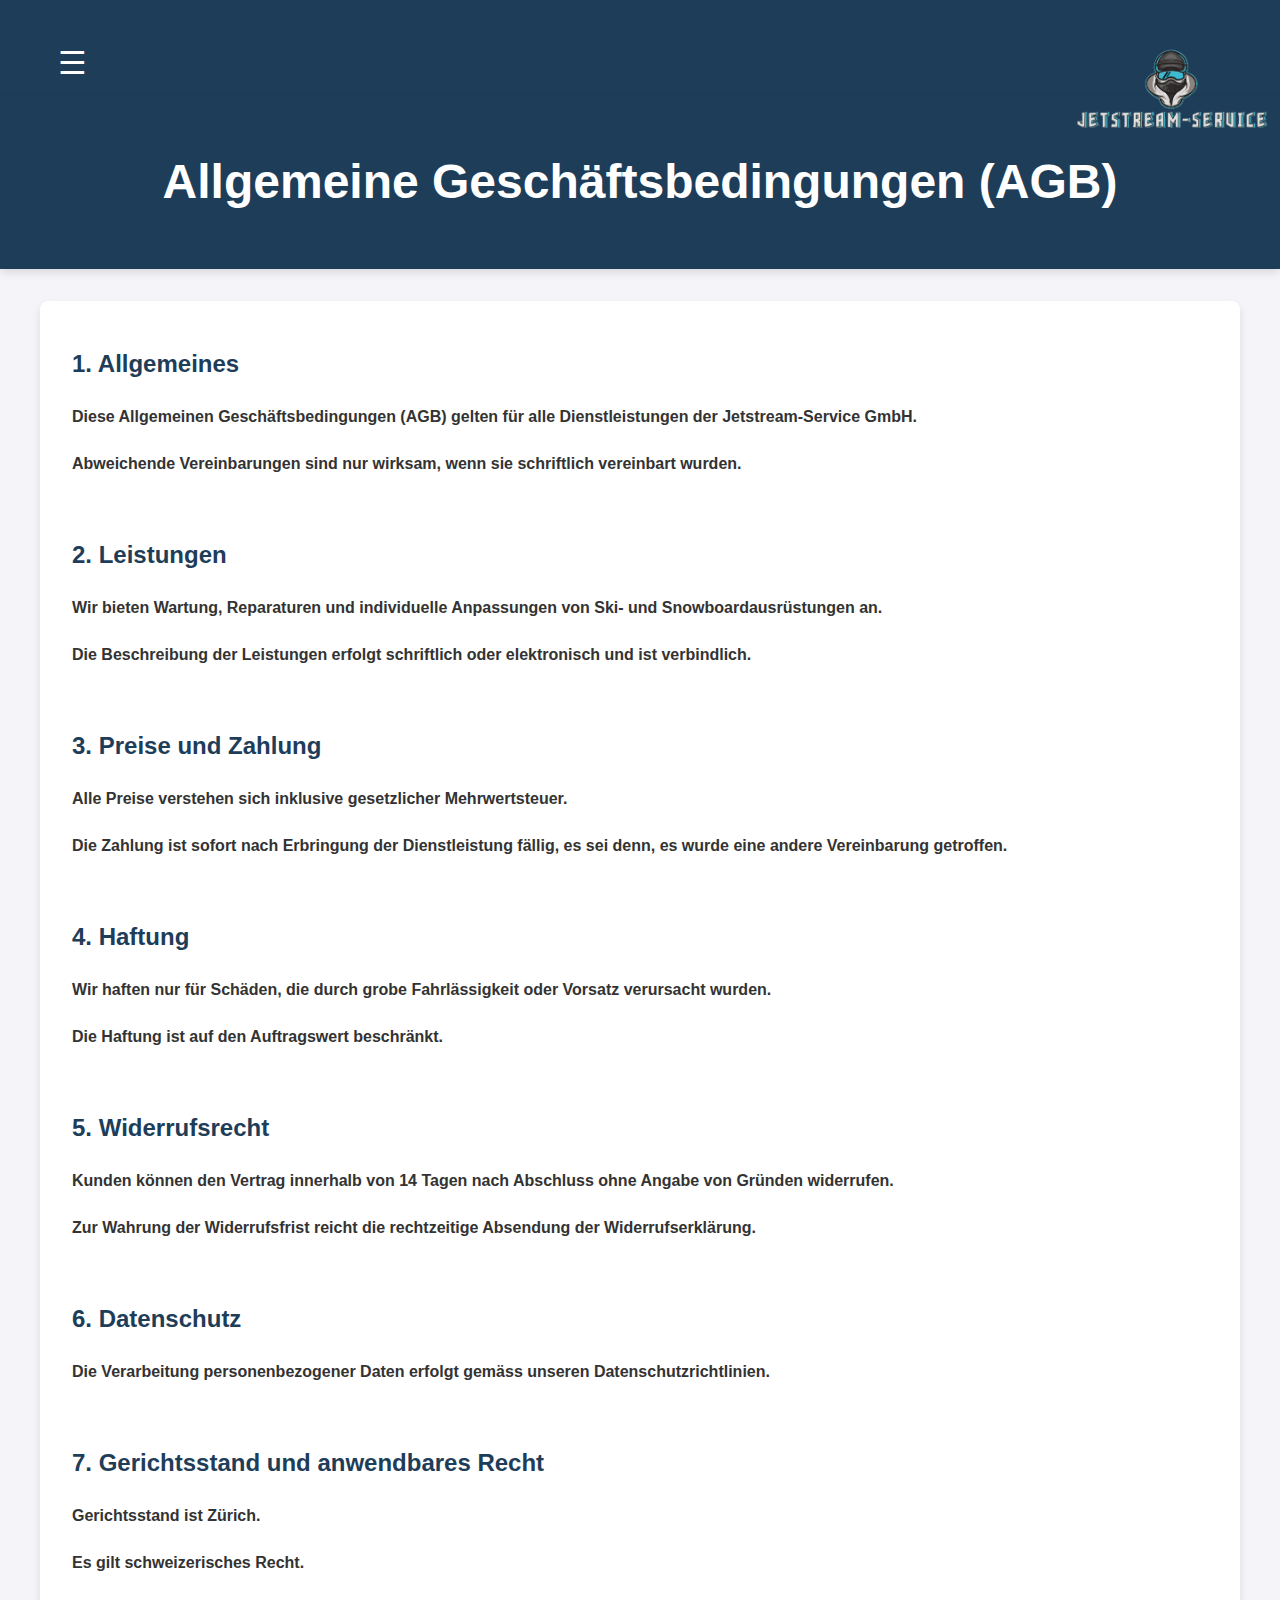
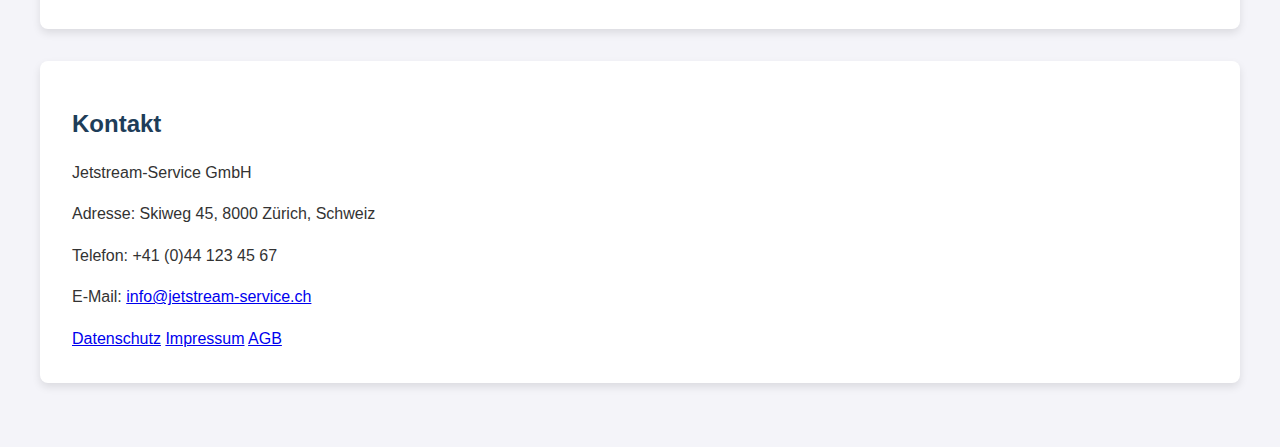
<file: docs/HTML/agb.html>
<!DOCTYPE html>
<html lang="de">
  <head>
    <meta charset="UTF-8" />
    <meta name="viewport" content="width=device-width, initial-scale=1.0" />
    <title>AGB - Jetstream-Service</title>
    <link rel="icon" href="../IMG/favicon.ico" type="image/x-icon" />
    <link rel="stylesheet" href="../CSS/styles.css" />
    <link
      rel="stylesheet"
      href="https://cdnjs.cloudflare.com/ajax/libs/font-awesome/6.0.0-beta3/css/all.min.css"
    />
    <link
      href="https://cdn.jsdelivr.net/npm/bootstrap-icons/font/bootstrap-icons.css"
      rel="stylesheet"
    />
  </head>
  <body>
    <header>
      <a href="../index.html">
        <img
          id="logo"
          src="../IMG/logo.png"
          alt="Logo"
          width="200px"
          style="position: absolute; top: 20px; right: 10px"
        />
      </a>
      <button class="hamburger" onclick="openSidebar()">☰</button>
      <div id="mySidebar" class="sidebar">
        <a href="javascript:void(0)" class="closebtn" onclick="closeSidebar()"
          >×</a
        >
        <a href="../index.html"><i class="fas fa-home"></i> Home</a>
        <a href="kontakt.html"><i class="fas fa-users"></i> Über Uns</a>
        <a href="schreiben.html"><i class="bi bi-envelope-fill"></i> Kontakt</a>
        <a href="dienstleistungen.html"
          ><i class="bi bi-tools""></i> Dienstleistungen</a
        >
        <a href="anmeldung.html"><i class="fas fa-user-plus"></i> Anmelden</a>
      </div>
    </header>
    <header>
      <h1 id="title">Allgemeine Geschäftsbedingungen (AGB)</h1>
    </header>
    <button
      id="scrollToTop"
      class="d-flex align-items-center justify-content-center"
    >
      <i class="bi bi-arrow-up"></i>
    </button>
    <main>
      <section>
        <h2>1. Allgemeines</h2>
        <h4>
          Diese Allgemeinen Geschäftsbedingungen (AGB) gelten für alle
          Dienstleistungen der Jetstream-Service GmbH.
        </h4>
        <h4>
          Abweichende Vereinbarungen sind nur wirksam, wenn sie schriftlich
          vereinbart wurden.
        </h4>
        <br />
        <h2>2. Leistungen</h2>
        <h4>
          Wir bieten Wartung, Reparaturen und individuelle Anpassungen von Ski-
          und Snowboardausrüstungen an.
        </h4>
        <h4>
          Die Beschreibung der Leistungen erfolgt schriftlich oder elektronisch
          und ist verbindlich.
        </h4>
        <br />
        <h2>3. Preise und Zahlung</h2>
        <h4>
          Alle Preise verstehen sich inklusive gesetzlicher Mehrwertsteuer.
        </h4>
        <h4>
          Die Zahlung ist sofort nach Erbringung der Dienstleistung fällig, es
          sei denn, es wurde eine andere Vereinbarung getroffen.
        </h4>
        <br />
        <h2>4. Haftung</h2>
        <h4>
          Wir haften nur für Schäden, die durch grobe Fahrlässigkeit oder
          Vorsatz verursacht wurden.
        </h4>
        <h4>Die Haftung ist auf den Auftragswert beschränkt.</h4>
        <br />
        <h2>5. Widerrufsrecht</h2>
        <h4>
          Kunden können den Vertrag innerhalb von 14 Tagen nach Abschluss ohne
          Angabe von Gründen widerrufen.
        </h4>
        <h4>
          Zur Wahrung der Widerrufsfrist reicht die rechtzeitige Absendung der
          Widerrufserklärung.
        </h4>
        <br />
        <h2>6. Datenschutz</h2>
        <h4>
          Die Verarbeitung personenbezogener Daten erfolgt gemäss unseren
          Datenschutzrichtlinien.
        </h4>
        <br />
        <h2>7. Gerichtsstand und anwendbares Recht</h2>
        <h4>Gerichtsstand ist Zürich.</h4>
        <h4>Es gilt schweizerisches Recht.</h4>
      </section>
      <section id="contact">
        <h2>Kontakt</h2>
        <p>Jetstream-Service GmbH</p>
        <p>Adresse: Skiweg 45, 8000 Zürich, Schweiz</p>
        <p>Telefon: +41 (0)44 123 45 67</p>
        <p>
          E-Mail:
          <a href="mailto:info@jetstream-service.ch"
            >info@jetstream-service.ch</a
          >
        </p>
        <a href="datenschutz.html" id="datenschutz">Datenschutz</a>
        <a href="impressum.html" id="impressum">Impressum</a>
        <a href="agb.html" id="agb">AGB</a>
      </section>
    </main>
    <script src="../JS/script.js"></script>
  </body>
</html>
</file>
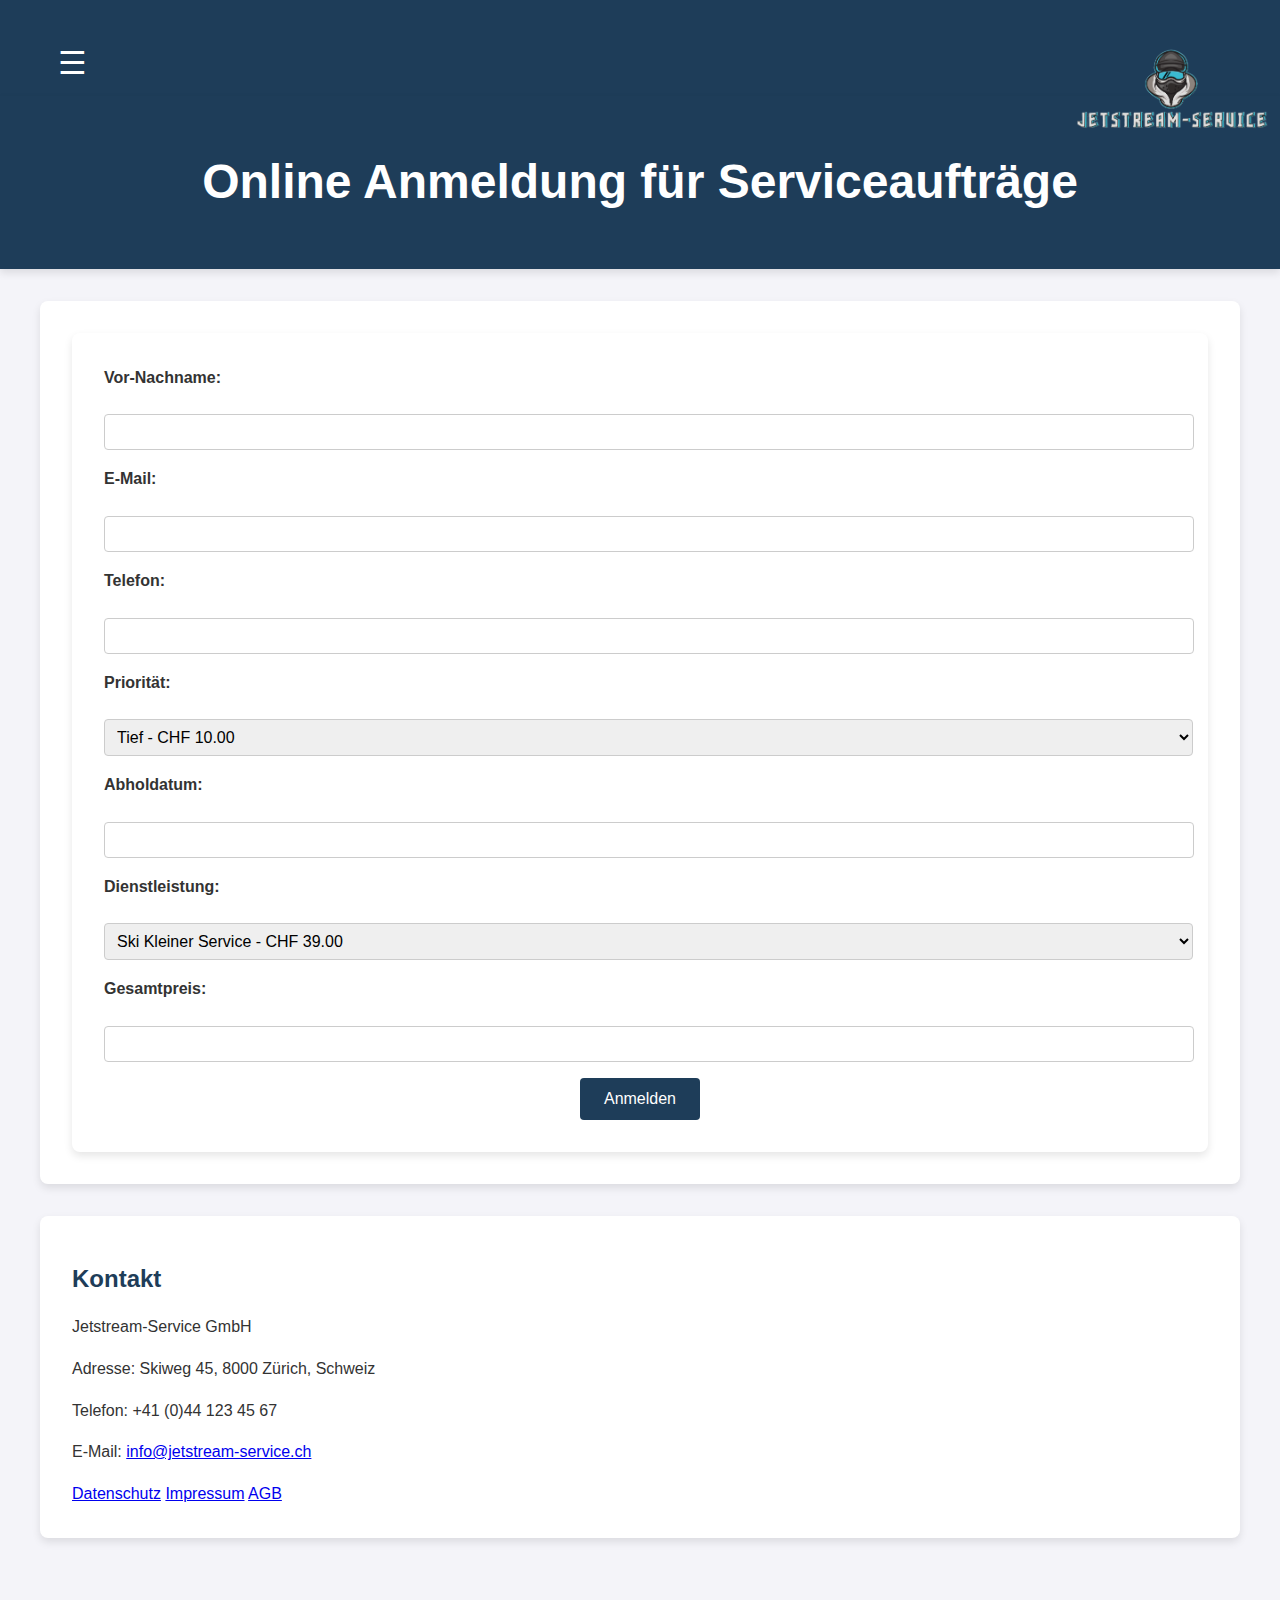
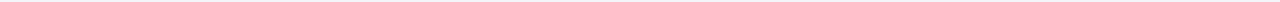
<file: docs/HTML/anmeldung.html>
<!DOCTYPE html>
<html lang="de">
  <head>
    <meta charset="UTF-8" />
    <meta name="viewport" content="width=device-width, initial-scale=1.0" />
    <title>Anmeldung - Jetstream-Service</title>
    <link rel="icon" href="../IMG/favicon.ico" type="image/x-icon" />
    <link rel="stylesheet" href="../CSS/styles.css" />
    <link
      rel="stylesheet"
      href="https://cdnjs.cloudflare.com/ajax/libs/font-awesome/6.0.0-beta3/css/all.min.css"
    />
    <link
      href="https://cdn.jsdelivr.net/npm/bootstrap-icons/font/bootstrap-icons.css"
      rel="stylesheet"
    />
    <body>
    <header>
      <a href="../index.html">
        <img
          id="logo"
          src="../IMG/logo.png"
          alt="Logo"
          width="200px"
          style="position: absolute; top: 20px; right: 10px"
        />
      </a>
      <button class="hamburger" onclick="openSidebar()">☰</button>
      <div id="mySidebar" class="sidebar">
        <a href="javascript:void(0)" class="closebtn" onclick="closeSidebar()"
          >×</a
        >
        <a href="../index.html"><i class="fas fa-home"></i> Home</a>
        <a href="kontakt.html"><i class="fas fa-users"></i> Über Uns</a>
        <a href="schreiben.html"><i class="bi bi-envelope-fill"></i> Kontakt</a>
        <a href="dienstleistungen.html"
          ><i class="bi bi-tools""></i> Dienstleistungen</a
        >
        <a href="anmeldung.html"><i class="fas fa-user-plus"></i> Anmelden</a>
      </div>
    </header>
    <header>
      <h1 id="title">Online Anmeldung für Serviceaufträge</h1>
    </header>
    <button
      id="scrollToTop"
      class="d-flex align-items-center justify-content-center"
    >
      <i class="bi bi-arrow-up"></i>
    </button>
    <main>
      <section id="service-form">
        <form id="serviceForm">
          <label for="name">Vor-Nachname:</label>
          <input type="text" id="name" name="name" required style="width: 100%;" />

          <label for="email">E-Mail:</label>
          <input type="email" id="email" name="email" required style="width: 100%;"/>

          <label for="phone">Telefon:</label>
          <input type="tel" id="phone" name="phone" required style="width: 100%;"/>

          <label for="priority">Priorität:</label>
          <select id="priority" name="priority" required style="width: 101.6%;">
            <option value="tief">Tief - CHF 10.00</option>
            <option value="standard">Standard - CHF 20.00</option>
            <option value="express">Express - CHF 30.00</option>
          </select>

          <label for="pickup-date">Abholdatum:</label>
          <input type="text" id="pickup-date" name="pickup-date" readonly style="width: 100%;" />

          <label for="service">Dienstleistung:</label>
          <select id="service" name="service" required style="width: 101.6%;">
            <option id="1" value="1">
              Ski Kleiner Service - CHF 39.00
            </option>
            <option id="2" value="2">
              Ski Grosser Service - CHF 59.00
            </option>
            <option id="3"  value="3">
              Ski Premium Service - CHF 79.00
            </option>
            <option id="4"  value="4">
              Kleiner Service Kids - CHF 29.00
            </option>
            <option id="5"  value="5">
              Grosser Service Kids - CHF 39.00
            </option>
            <option id="6"  value="6">
              Snowboard Kleiner Service - CHF 49.00
            </option>
            <option id="7"  value="7">
              Snowboard Grosser Service - CHF 69.00
            </option>
            <option id="8"  value="8">
              Snowboard Premium Service - CHF 89.00
            </option>
            <option id="9"  value="9">
              Langlauf Kleiner Service - CHF 39.00
            </option>
            <option id="10" value="10">
              Langlauf Grosser Service - CHF 59.00
            </option>
            <option id="11" value="11">
              Bindung montieren und einstellen - CHF 25.00
            </option>
            <option id="12"value="12">
              Fell zuschneiden - CHF 20.00
            </option>
            <option id="13"value="13">
              Heisswachsen - CHF 30.00
            </option>
          </select>

          <label for="preis">Gesamtpreis:</label>
          <input type="text" id="preis" name="preis" readonly style="width: 100%;"/>


          <button type="submit">Anmelden</button>
          
        </form>
        <div id="notification" class="notification">
          <span id="notificationMessage"></span>
          <button class="close-btn" onclick="closeNotification()">×</button>
        </div>
      </section>


      <section id="contact">
        <h2>Kontakt</h2>
        <p>Jetstream-Service GmbH</p>
        <p>Adresse: Skiweg 45, 8000 Zürich, Schweiz</p>
        <p>Telefon: +41 (0)44 123 45 67</p>
        <p>
          E-Mail:
          <a href="mailto:info@jetstream-service.ch"
            >info@jetstream-service.ch</a
          >
        </p>
        <a href="datenschutz.html" id="datenschutz">Datenschutz</a>
        <a href="impressum.html" id="impressum">Impressum</a>
        <a href="agb.html" id="agb">AGB</a>
      </section>
    </main>
    <script src="../JS/script.js"></script>
  </body>
</html>
</file>
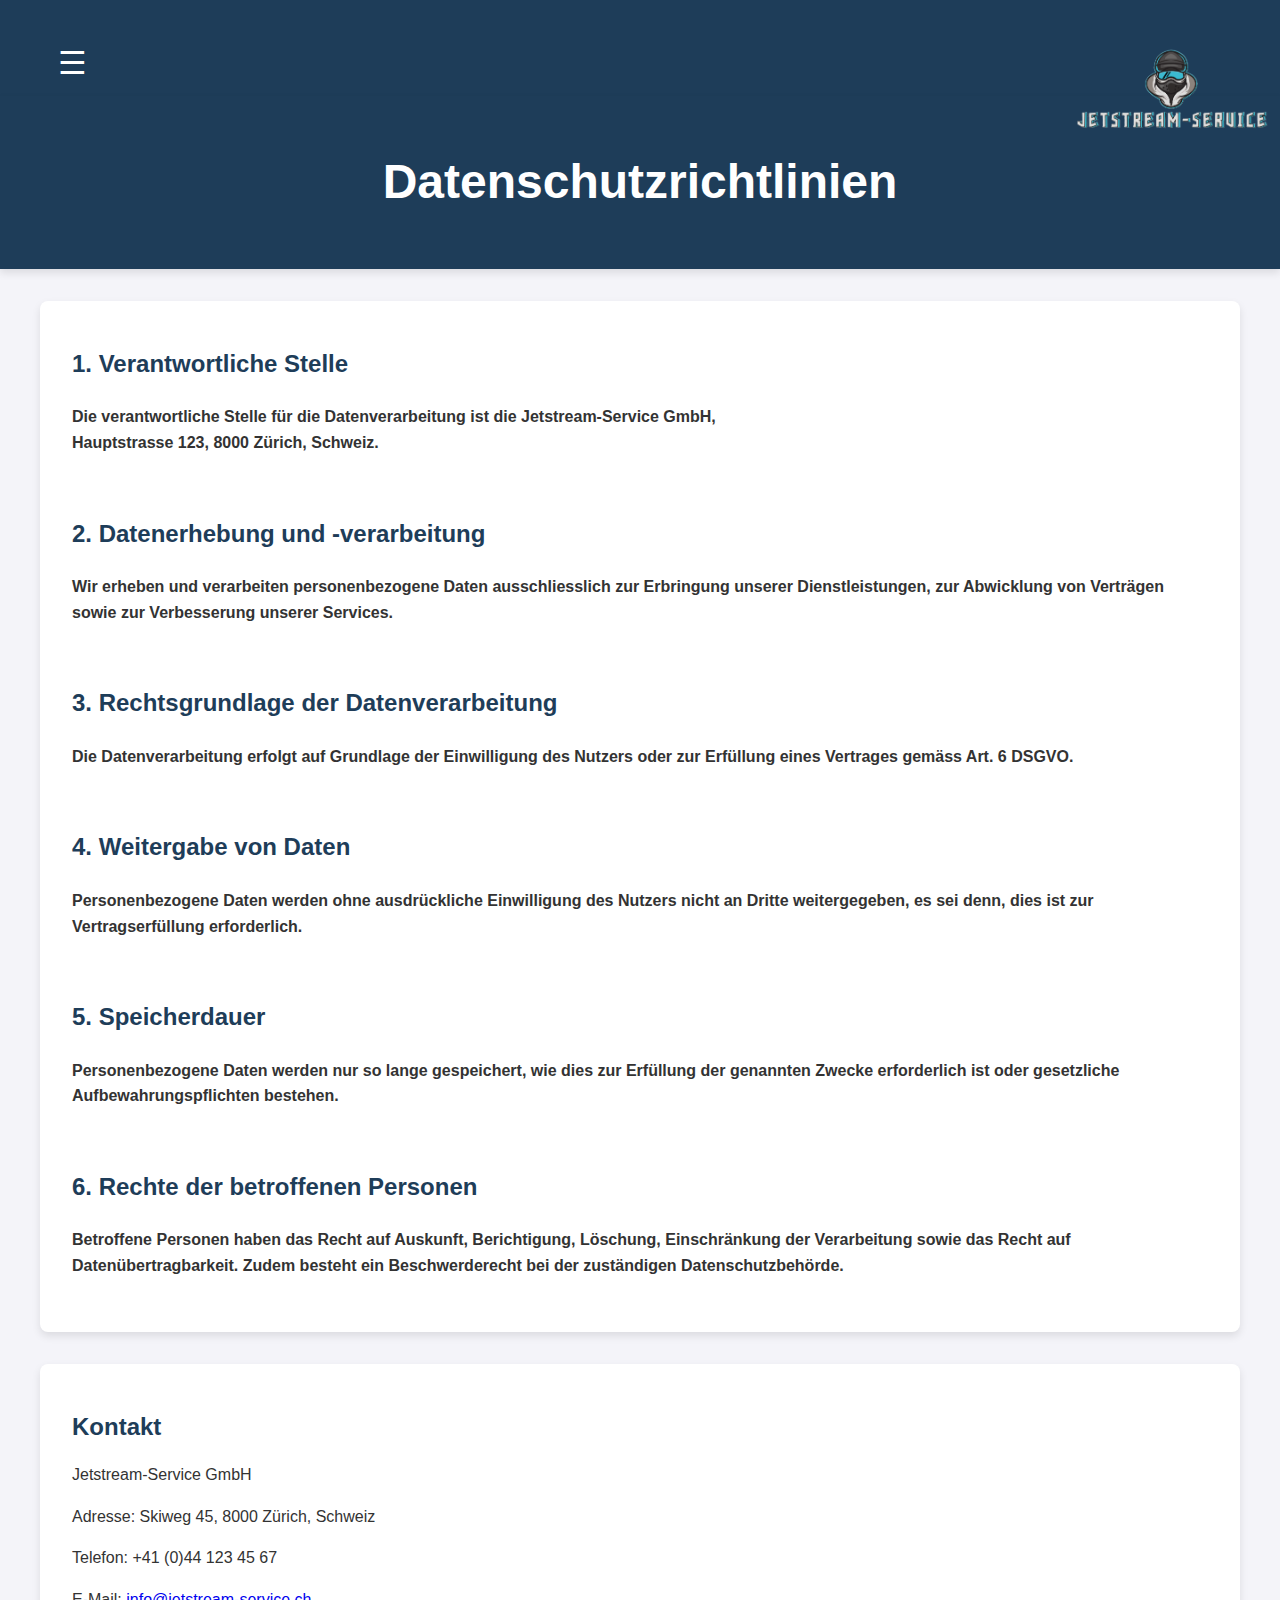
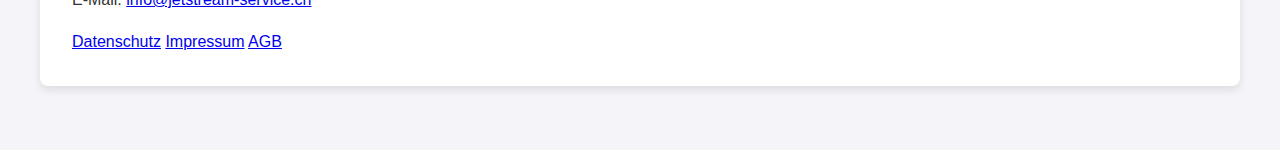
<file: docs/HTML/datenschutz.html>
</html>
<!DOCTYPE html>
<html lang="de">
  <head>
    <meta charset="UTF-8" />
    <meta name="viewport" content="width=device-width, initial-scale=1.0" />
    <title>Datenschutz - Jetstream-Service</title>
    <link rel="icon" href="../IMG/favicon.ico" type="image/x-icon" />
    <link rel="stylesheet" href="../CSS/styles.css" />
    <link
    rel="stylesheet"
    href="https://cdnjs.cloudflare.com/ajax/libs/font-awesome/6.0.0-beta3/css/all.min.css"
  />
  <link
  href="https://cdn.jsdelivr.net/npm/bootstrap-icons/font/bootstrap-icons.css"
  rel="stylesheet"
/>
  </head>
  <body>
    <header>
      <a href="../index.html">
        <img
          id="logo"
          src="../IMG/logo.png"
          alt="Logo"
          width="200px"
          style="position: absolute; top: 20px; right: 10px"
        />
      </a>
      <button class="hamburger" onclick="openSidebar()">☰</button>
      <div id="mySidebar" class="sidebar">
        <a href="javascript:void(0)" class="closebtn" onclick="closeSidebar()"
          >×</a
        >
        <a href="../index.html"><i class="fas fa-home"></i> Home</a>
        <a href="kontakt.html"><i class="fas fa-users"></i> Über Uns</a>
        <a href="schreiben.html"><i class="bi bi-envelope-fill"></i> Kontakt</a>
        <a href="dienstleistungen.html"
          ><i class="bi bi-tools""></i> Dienstleistungen</a
        >
        <a href="anmeldung.html"><i class="fas fa-user-plus"></i> Anmelden</a>
      </div>
    </header>
    <header>
      <h1 id="title">Datenschutzrichtlinien</h1>
    </header>
    <button
    id="scrollToTop"
    class="d-flex align-items-center justify-content-center"
  >
    <i class="bi bi-arrow-up"></i>
  </button>
    <main>
      <section>
        <h2>1. Verantwortliche Stelle</h2>
        <h4>
          Die verantwortliche Stelle für die Datenverarbeitung ist die
          Jetstream-Service GmbH, <br />
          Hauptstrasse 123, 8000 Zürich, Schweiz.
        </h4>
        <br />
        <h2>2. Datenerhebung und -verarbeitung</h2>
        <h4>
          Wir erheben und verarbeiten personenbezogene Daten ausschliesslich zur
          Erbringung unserer Dienstleistungen, zur Abwicklung von Verträgen
          sowie zur Verbesserung unserer Services.
        </h4>
        <br />
        <h2>3. Rechtsgrundlage der Datenverarbeitung</h2>
        <h4>
          Die Datenverarbeitung erfolgt auf Grundlage der Einwilligung des
          Nutzers oder zur Erfüllung eines Vertrages gemäss Art. 6 DSGVO.
        </h4>
        <br />
        <h2>4. Weitergabe von Daten</h2>
        <h4>
          Personenbezogene Daten werden ohne ausdrückliche Einwilligung des
          Nutzers nicht an Dritte weitergegeben, es sei denn, dies ist zur
          Vertragserfüllung erforderlich.
        </h4>
        <br />
        <h2>5. Speicherdauer</h2>
        <h4>
          Personenbezogene Daten werden nur so lange gespeichert, wie dies zur
          Erfüllung der genannten Zwecke erforderlich ist oder gesetzliche
          Aufbewahrungspflichten bestehen.
        </h4>
        <br />
        <h2>6. Rechte der betroffenen Personen</h2>
        <h4>
          Betroffene Personen haben das Recht auf Auskunft, Berichtigung,
          Löschung, Einschränkung der Verarbeitung sowie das Recht auf
          Datenübertragbarkeit. Zudem besteht ein Beschwerderecht bei der
          zuständigen Datenschutzbehörde.
        </h4>
      </section>
      <section id="contact">
        <h2>Kontakt</h2>
        <p>Jetstream-Service GmbH</p>
        <p>Adresse: Skiweg 45, 8000 Zürich, Schweiz</p>
        <p>Telefon: +41 (0)44 123 45 67</p>
        <p>
          E-Mail:
          <a href="mailto:info@jetstream-service.ch"
            >info@jetstream-service.ch</a
          >
        </p>
        <a href="datenschutz.html" id="datenschutz">Datenschutz</a>
        <a href="impressum.html" id="impressum">Impressum</a>
        <a href="agb.html" id="agb">AGB</a>
      </section>
    </main>
    <script src="../JS/script.js"></script>
  </body>
</html>
</file>
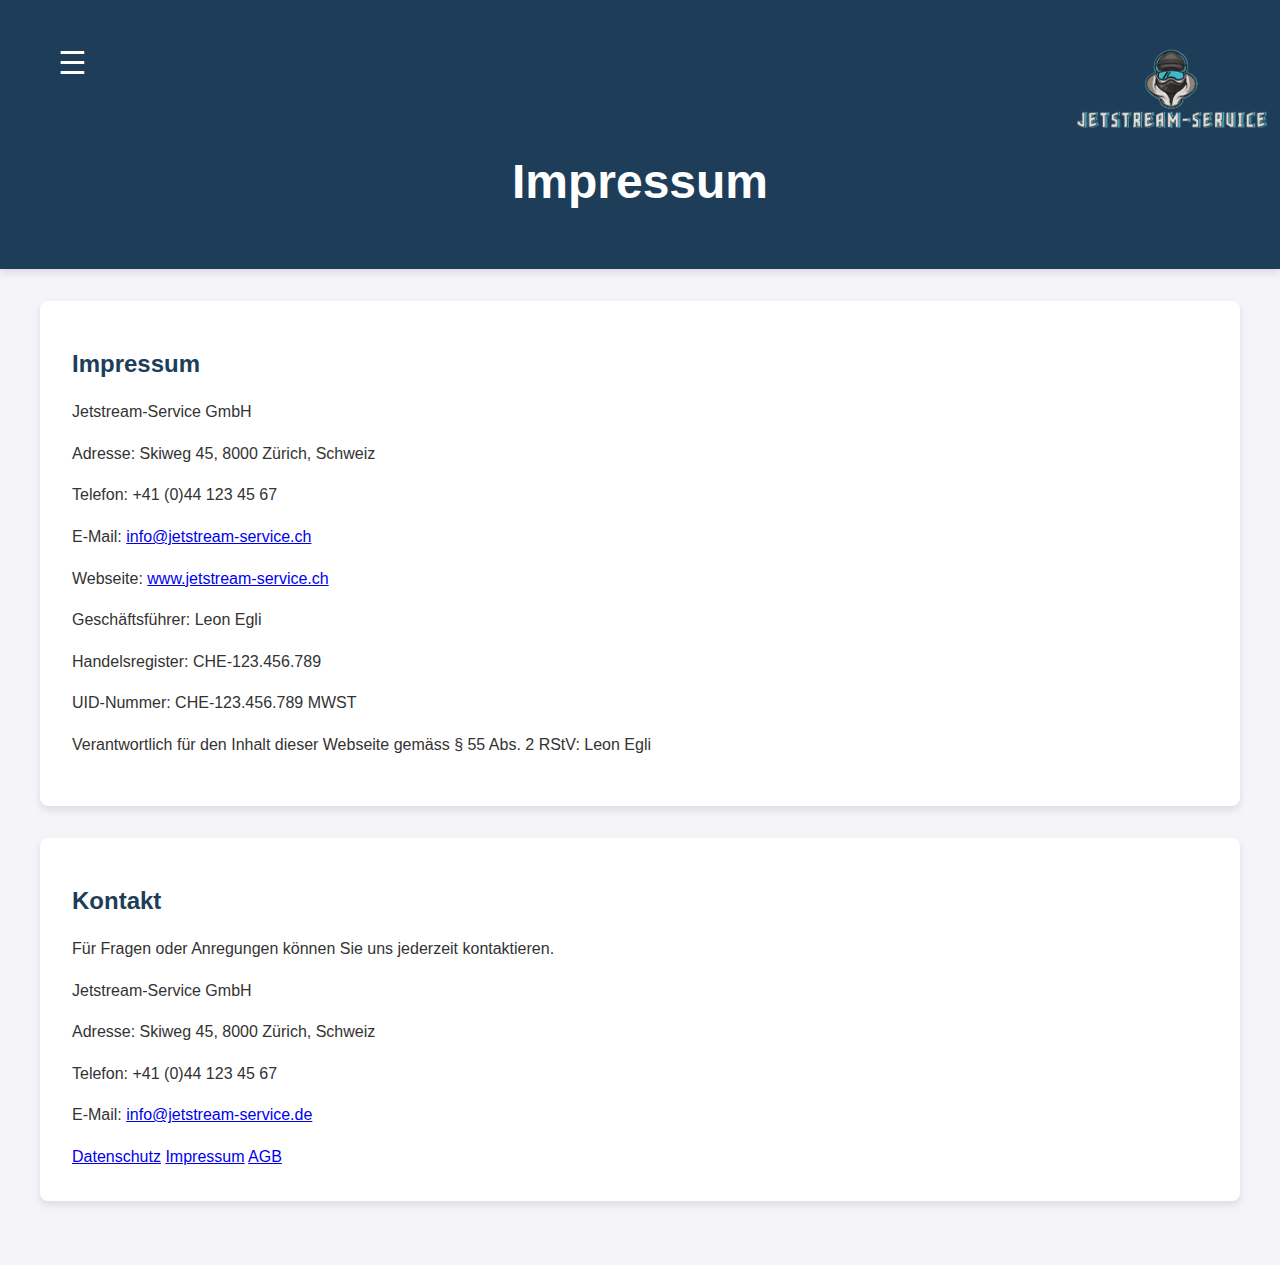
<file: docs/HTML/impressum.html>
<!DOCTYPE html>
<html lang="de">
  <head>
    <meta charset="UTF-8" />
    <meta name="viewport" content="width=device-width, initial-scale=1.0" />
    <title>Impressum - Jetstream-Service</title>
    <link rel="icon" href="../IMG/favicon.ico" type="image/x-icon" />
    <link rel="stylesheet" href="../CSS/styles.css" />
    <link
      rel="stylesheet"
      href="https://cdnjs.cloudflare.com/ajax/libs/font-awesome/6.0.0-beta3/css/all.min.css"
    />
    <link
      href="https://cdn.jsdelivr.net/npm/bootstrap-icons/font/bootstrap-icons.css"
      rel="stylesheet"
    />
  </head>
  <body>
    <header>
      <a href="../index.html">
        <img
          id="logo"
          src="../IMG/logo.png"
          alt="Logo"
          width="200px"
          style="position: absolute; top: 20px; right: 10px"
        />
      </a>
      <button class="hamburger" onclick="openSidebar()">☰</button>
      <div id="mySidebar" class="sidebar">
        <a href="javascript:void(0)" class="closebtn" onclick="closeSidebar()"
          >×</a
        >
        <a href="../index.html"><i class="fas fa-home"></i> Home</a>
        <a href="kontakt.html"><i class="fas fa-users"></i> Über Uns</a>
        <a href="schreiben.html"><i class="bi bi-envelope-fill"></i> Kontakt</a>
        <a href="dienstleistungen.html"
          ><i class="bi bi-tools""></i> Dienstleistungen</a
        >
        <a href="anmeldung.html"><i class="fas fa-user-plus"></i> Anmelden</a>
      </div>
    </header>
    <header>
      <h1 id="title">Impressum</h1>
    </header>
    <button
      id="scrollToTop"
      class="d-flex align-items-center justify-content-center"
    >
      <i class="bi bi-arrow-up"></i>
    </button>
    <main>
      <section id="impressum-details">
        <h2>Impressum</h2>
        <p>Jetstream-Service GmbH</p>
        <p>Adresse: Skiweg 45, 8000 Zürich, Schweiz</p>
        <p>Telefon: +41 (0)44 123 45 67</p>
        <p>
          E-Mail:
          <a href="mailto:info@jetstream-service.ch"
            >info@jetstream-service.ch</a
          >
        </p>
        <p>
          Webseite:
          <a href="http://www.jetstream-service.ch">www.jetstream-service.ch</a>
        </p>
        <p>Geschäftsführer: Leon Egli</p>
        <p>Handelsregister: CHE-123.456.789</p>
        <p>UID-Nummer: CHE-123.456.789 MWST</p>
        <p>
          Verantwortlich für den Inhalt dieser Webseite gemäss § 55 Abs. 2 RStV:
          Leon Egli
        </p>
      </section>
      <section id="contact">
        <h2>Kontakt</h2>
        <p>Für Fragen oder Anregungen können Sie uns jederzeit kontaktieren.</p>
        <p>Jetstream-Service GmbH</p>
        <p>Adresse: Skiweg 45, 8000 Zürich, Schweiz</p>
        <p>Telefon: +41 (0)44 123 45 67</p>
        <p>
          E-Mail:
          <a href="mailto:info@jetstream-service.ch"
            >info@jetstream-service.de</a
          >
        </p>
        <a href="datenschutz.html" id="datenschutz">Datenschutz</a>
        <a href="impressum.html" id="impressum">Impressum</a>
        <a href="agb.html" id="agb">AGB</a>
      </section>
    </main>
    <script src="../JS/script.js"></script>
  </body>
</html>
</file>
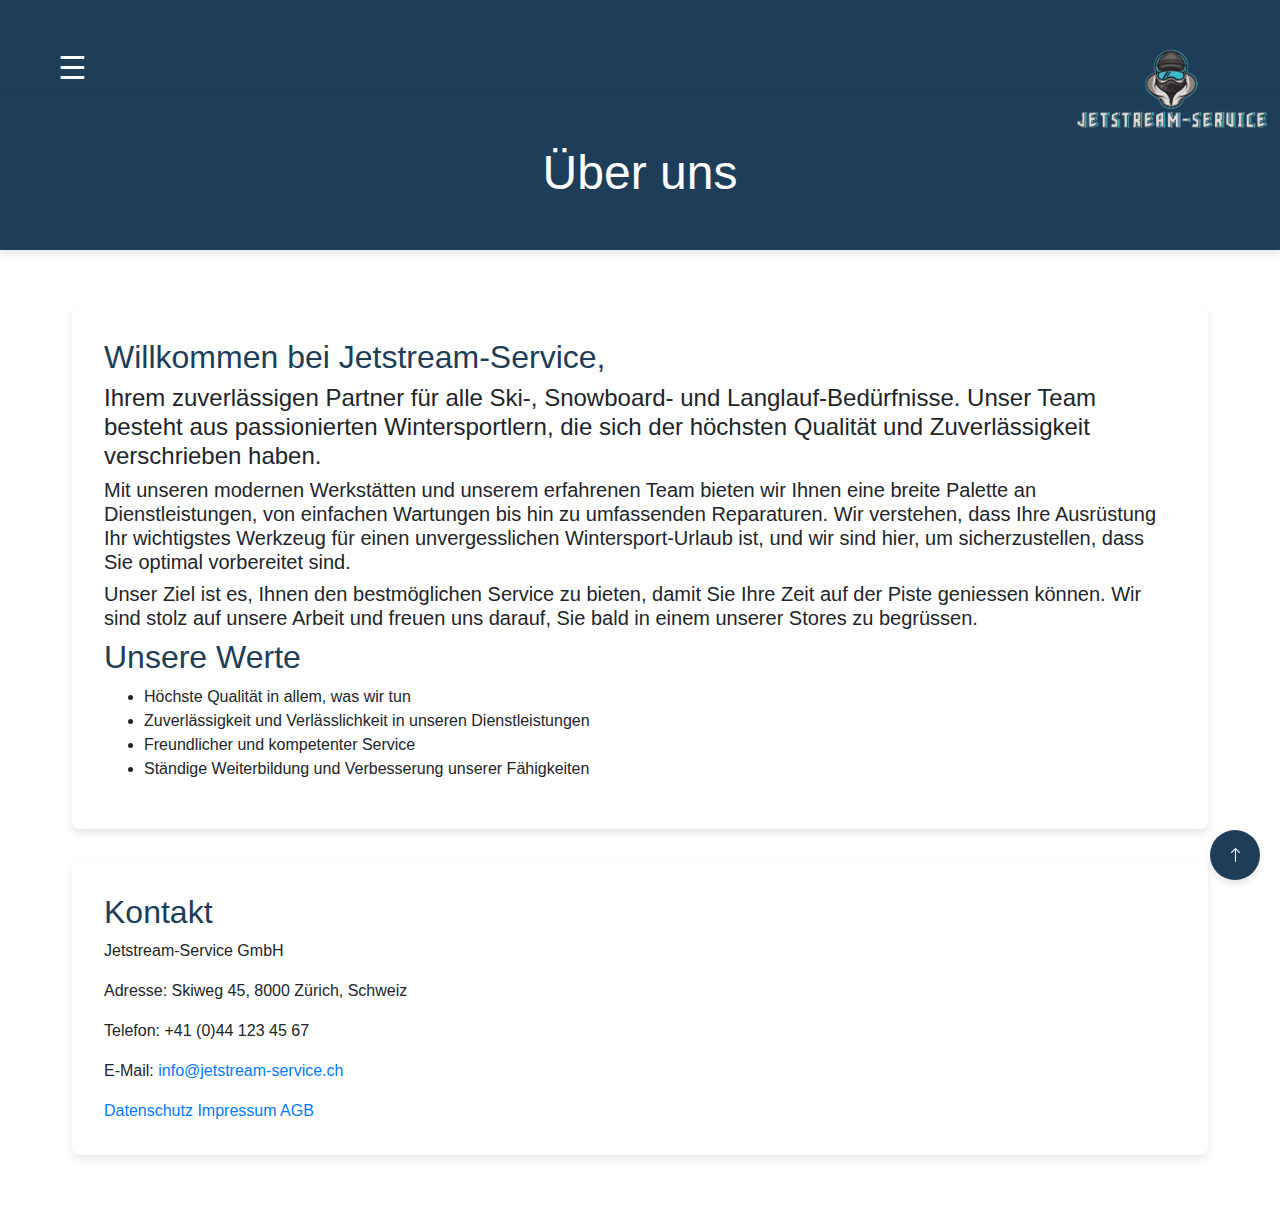
<file: docs/HTML/kontakt.html>
<html lang="en">
  <html lang="en">
    <head>
      <meta charset="UTF-8" />
      <meta name="viewport" content="width=device-width, initial-scale=1.0" />
      <title>Über uns</title>
      <link rel="icon" href="../IMG/favicon.ico" type="image/x-icon" />
      <link rel="stylesheet" href="../CSS/styles.css" />
      <link
        rel="stylesheet"
        href="https://cdnjs.cloudflare.com/ajax/libs/font-awesome/6.0.0-beta3/css/all.min.css"
      />
      <link
        href="https://cdn.jsdelivr.net/npm/bootstrap-icons/font/bootstrap-icons.css"
        rel="stylesheet"
      />
      <link rel="stylesheet" href="https://cdn.jsdelivr.net/npm/bootstrap@4.3.1/dist/css/bootstrap.min.css" integrity="sha384-ggOyR0iXCbMQv3Xipma34MD+dH/1fQ784/j6cY/iJTQUOhcWr7x9JvoRxT2MZw1T" crossorigin="anonymous">
    </head>
    <body>
      <header>
        <a href="../index.html">
          <img
            id="logo"
            src="../IMG/logo.png"
            alt="Logo"
            width="200px"
            style="position: absolute; top: 20px; right: 10px"
          />
        </a>
        <button class="hamburger" onclick="openSidebar()">☰</button>
        <div id="mySidebar" class="sidebar">
          <a href="javascript:void(0)" class="closebtn" onclick="closeSidebar()"
            >×</a
          >
          <a href="../index.html"><i class="fas fa-home"></i> Home</a>
          <a href="kontakt.html"><i class="fas fa-users"></i> Über Uns</a>
          <a href="schreiben.html"><i class="bi bi-envelope-fill"></i> Kontakt</a>
          <a href="dienstleistungen.html"
            ><i class="bi bi-tools""></i> Dienstleistungen</a
          >
          <a href="anmeldung.html"><i class="fas fa-user-plus"></i> Anmelden</a>
        </div>
      </header>
      <header>
        <h1 id="title">Über uns</h1>
      </header>
      <br />
      <button
        id="scrollToTop"
        class="d-flex align-items-center justify-content-center"
      >
        <i class="bi bi-arrow-up"></i>
      </button>
      <main>
        <section id="ueber uns">
          <h2>Willkommen bei Jetstream-Service,</h2>
          <h4>
            Ihrem zuverlässigen Partner für alle Ski-, Snowboard- und
            Langlauf-Bedürfnisse. Unser Team besteht aus passionierten
            Wintersportlern, die sich der höchsten Qualität und Zuverlässigkeit
            verschrieben haben.
          </h4>
          <h5>
            Mit unseren modernen Werkstätten und unserem erfahrenen Team bieten
            wir Ihnen eine breite Palette an Dienstleistungen, von einfachen
            Wartungen bis hin zu umfassenden Reparaturen. Wir verstehen, dass
            Ihre Ausrüstung Ihr wichtigstes Werkzeug für einen unvergesslichen
            Wintersport-Urlaub ist, und wir sind hier, um sicherzustellen, dass
            Sie optimal vorbereitet sind.
          </h5>
          <h5>
            Unser Ziel ist es, Ihnen den bestmöglichen Service zu bieten, damit
            Sie Ihre Zeit auf der Piste geniessen können. Wir sind stolz auf
            unsere Arbeit und freuen uns darauf, Sie bald in einem unserer
            Stores zu begrüssen.
          </h5> 

          <h2>Unsere Werte</h2>

          <ul>
            <li>Höchste Qualität in allem, was wir tun</li>
            <li>
              Zuverlässigkeit und Verlässlichkeit in unseren Dienstleistungen
            </li>
            <li>Freundlicher und kompetenter Service</li>
            <li>Ständige Weiterbildung und Verbesserung unserer Fähigkeiten</li>
          </ul>
        </section>
        <section id="contact">
          <h2>Kontakt</h2>
          <p>Jetstream-Service GmbH</p>
          <p>Adresse: Skiweg 45, 8000 Zürich, Schweiz</p>
          <p>Telefon: +41 (0)44 123 45 67</p>
          <p>
            E-Mail:
            <a href="mailto:info@jetstream-service.ch"
              >info@jetstream-service.ch</a
            >
          </p>
          <a href="datenschutz.html" id="datenschutz">Datenschutz</a>
          <a href="impressum.html" id="impressum">Impressum</a>
          <a href="agb.html" id="agb">AGB</a>
        </section>
      </main>
      <script src="../JS/script.js"></script>
    </body>
  </html>
</html>
</file>
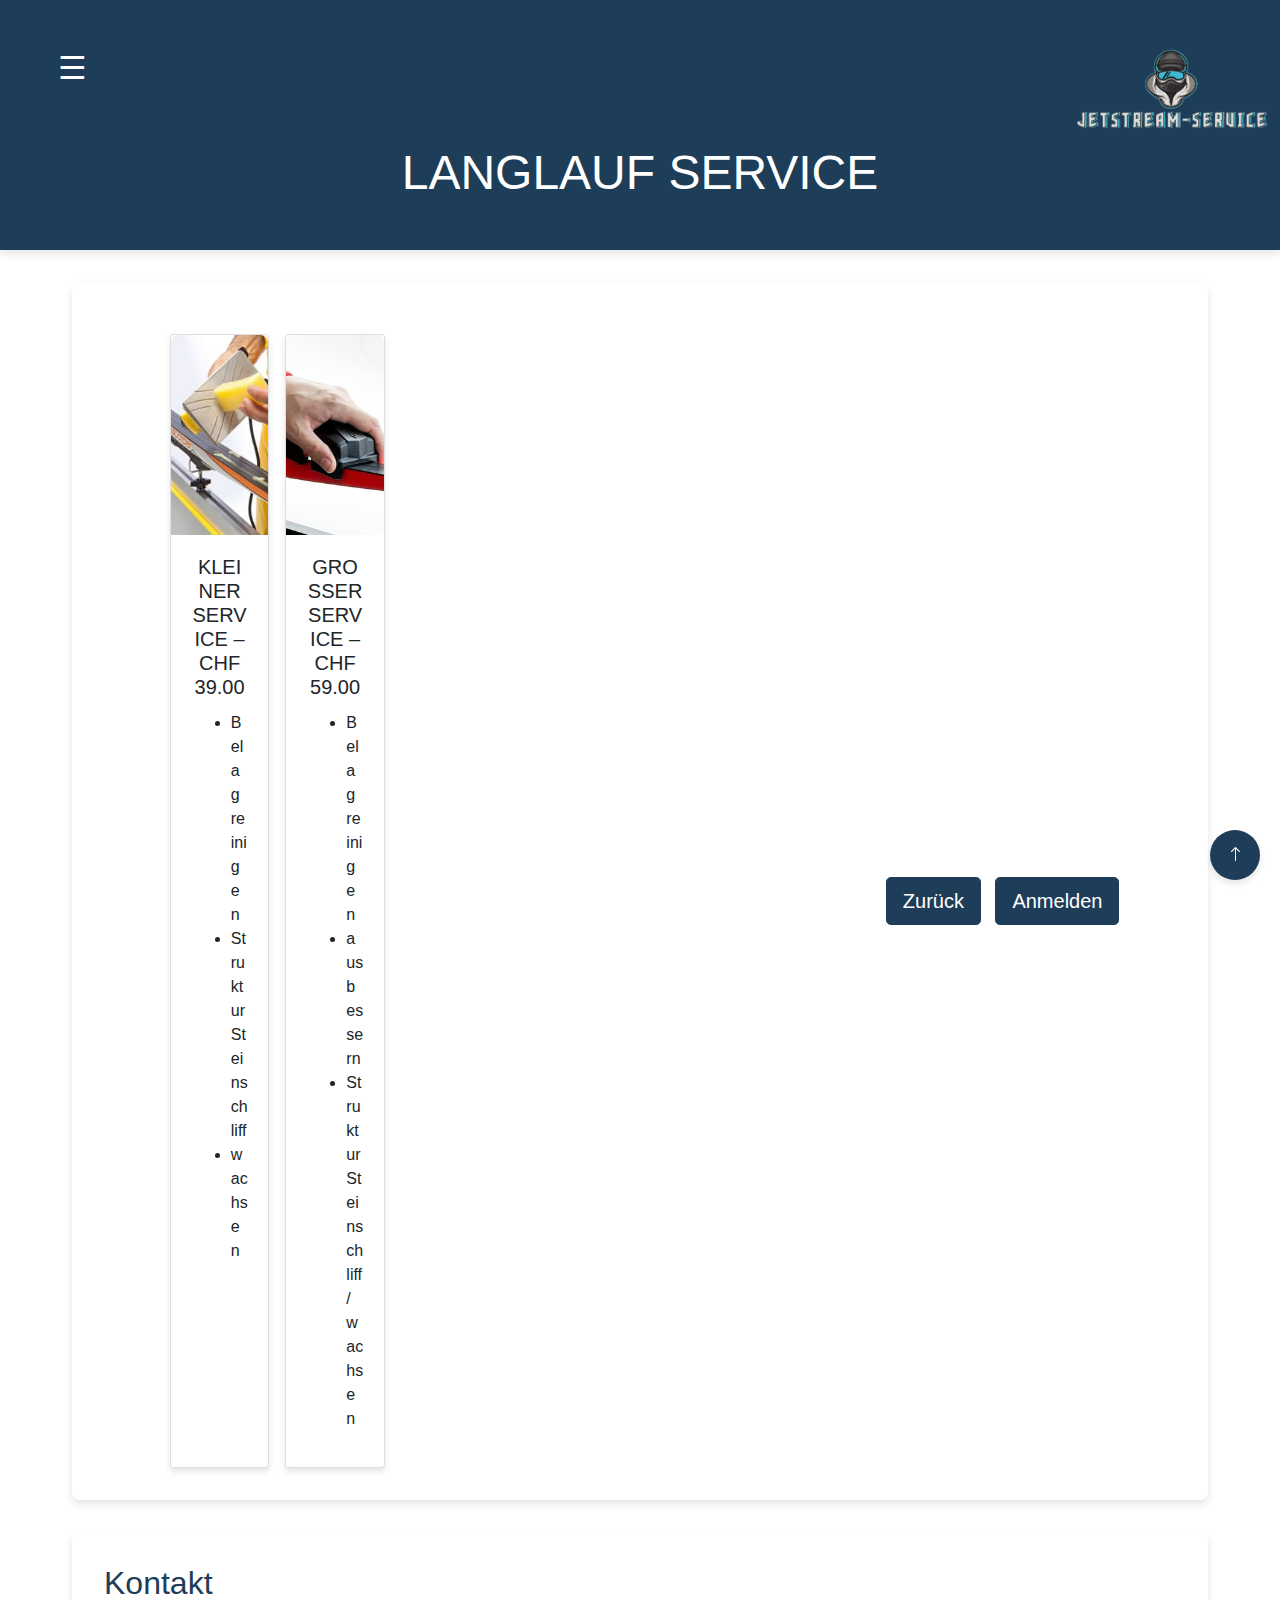
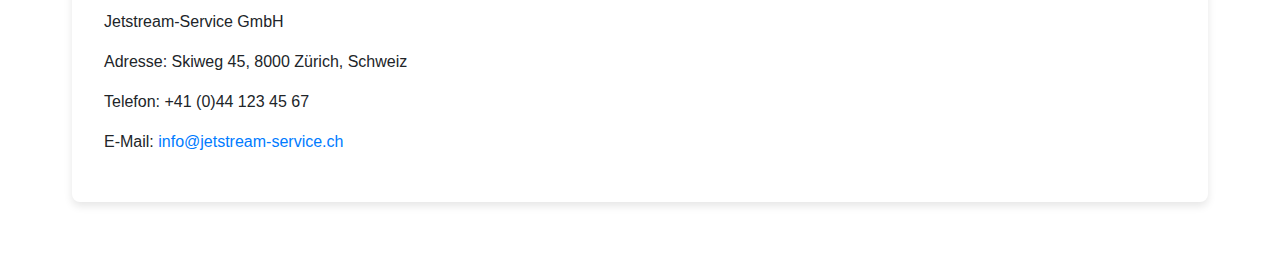
<file: docs/HTML/langlauf_service.html>
<!DOCTYPE html>
<html lang="de">
  <head>
    <meta charset="UTF-8" />
    <meta name="viewport" content="width=device-width, initial-scale=1.0" />
    <title>SKI SERVICE - Jetstream-Service</title>
    <link rel="icon" href="../IMG/favicon.ico" type="image/x-icon" />
    <link rel="stylesheet" href="../CSS/styles.css" />
    <link
      rel="stylesheet"
      href="https://cdnjs.cloudflare.com/ajax/libs/font-awesome/6.0.0-beta3/css/all.min.css"
    />
    <link
      href="https://cdn.jsdelivr.net/npm/bootstrap-icons/font/bootstrap-icons.css"
      rel="stylesheet"
    />
    <link
      rel="stylesheet"
      href="https://cdn.jsdelivr.net/npm/bootstrap@4.3.1/dist/css/bootstrap.min.css"
      integrity="sha384-ggOyR0iXCbMQv3Xipma34MD+dH/1fQ784/j6cY/iJTQUOhcWr7x9JvoRxT2MZw1T"
      crossorigin="anonymous"
    />
  </head>
  <body>
    <header>
      <a href="../index.html">
        <img
          id="logo"
          src="../IMG/logo.png"
          alt="Logo"
          width="200px"
          style="position: absolute; top: 20px; right: 10px"
        />
      </a>
      <button class="hamburger" onclick="openSidebar()">☰</button>
      <div id="mySidebar" class="sidebar">
        <a href="javascript:void(0)" class="closebtn" onclick="closeSidebar()"
          >×</a
        >
        <a href="../index.html"><i class="fas fa-home"></i> Home</a>
        <a href="kontakt.html"><i class="fas fa-users"></i> Über Uns</a>
        <a href="schreiben.html"><i class="bi bi-envelope-fill"></i> Kontakt</a>
        <a href="dienstleistungen.html"
          ><i class="bi bi-tools"></i> Dienstleistungen</a
        >
        <a href="anmeldung.html"><i class="fas fa-user-plus"></i> Anmelden</a>
      </div>
    </header>
    <header>
      <h1 id="title">LANGLAUF SERVICE</h1>
    </header>
    <button
      id="scrollToTop"
      class="d-flex align-items-center justify-content-center"
    >
      <i class="bi bi-arrow-up"></i>
    </button>
    <main>
      <section id="services">
        <div class="card-deck-container">
          <div class="card">
            <img
              class="card-img-top"
              src="../IMG/langlauf-service-klein.jpg"
              alt="Kleiner Service"
            />
            <div class="card-body">
              <h5 class="card-title">KLEINER SERVICE – CHF 39.00</h5>
              <ul style="text-align: left">
                <li>Belag reinigen</li>
                <li>Struktur Steinschliff</li>
                <li>wachsen</li>
              </ul>
            </div>
          </div>

          <div class="card">
            <img
              class="card-img-top"
              src="../IMG/langlauf-service.jpg"
              alt="Grosser Service"
            />
            <div class="card-body">
              <h5 class="card-title">GROSSER SERVICE – CHF 59.00</h5>
              <ul style="text-align: left">
                <li>Belag reinigen</li>
                <li>ausbessern</li>
                <li>Struktur Steinschliff / wachsen</li>
              </ul>
            </div>
          </div>
        </div>
        <br />
        <div style="text-align: center; margin-top: 20px">
          <a
            href="dienstleistungen.html"
            class="btn btn-lg btn-primary"
            style="
              background-color: #1e3d59;
              border-color: #1e3d59;
              margin-right: 10px;
            "
            onmouseover="this.style.backgroundColor='#16324f'; this.style.borderColor='#16324f';"
            onmouseout="this.style.backgroundColor='#1e3d59'; this.style.borderColor='#1e3d59';"
          >
            Zurück
          </a>
          <a
            href="anmeldung.html"
            class="btn btn-lg btn-primary"
            style="background-color: #1e3d59; border-color: #1e3d59"
            onmouseover="this.style.backgroundColor='#16324f'; this.style.borderColor='#16324f';"
            onmouseout="this.style.backgroundColor='#1e3d59'; this.style.borderColor='#1e3d59';"
          >
            Anmelden
          </a>
        </div>
      </section>
      <section id="contact">
        <h2>Kontakt</h2>
        <p>Jetstream-Service GmbH</p>
        <p>Adresse: Skiweg 45, 8000 Zürich, Schweiz</p>
        <p>Telefon: +41 (0)44 123 45 67</p>
        <p>
          E-Mail:
          <a href="mailto:info@jetstream-service.ch"
            >info@jetstream-service.ch</a
          >
        </p>
      </section>
    </main>
    <script src="../JS/script.js"></script>
  </body>
</html>
</file>
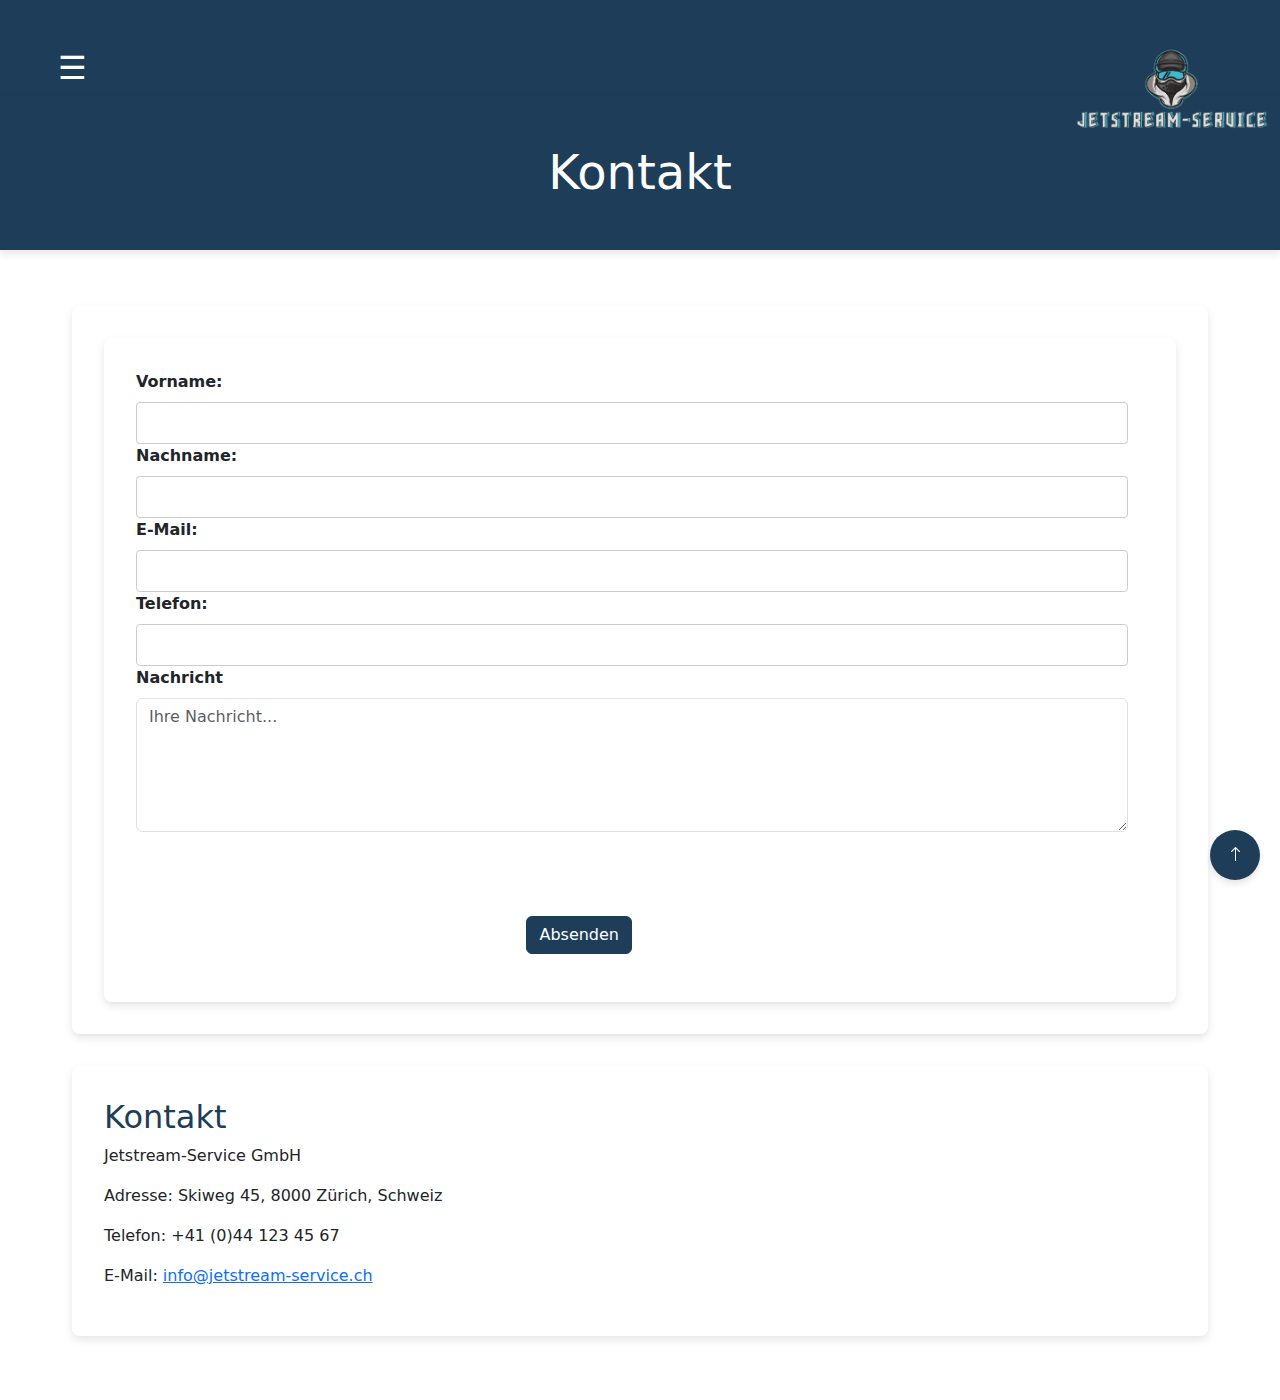
<file: docs/HTML/schreiben.html>
<!DOCTYPE html>
<html lang="de">
  <head>
    <meta charset="UTF-8" />
    <meta name="viewport" content="width=device-width, initial-scale=1.0" />
    <title>Kontakt-Jetstream-Service</title>
    <link rel="icon" href="../IMG/favicon.ico" type="image/x-icon" />
    <link rel="stylesheet" href="../CSS/styles.css" />
    <link
      rel="stylesheet"
      href="https://cdnjs.cloudflare.com/ajax/libs/font-awesome/6.0.0-beta3/css/all.min.css"
    />
    <link
      href="https://cdn.jsdelivr.net/npm/bootstrap-icons/font/bootstrap-icons.css"
      rel="stylesheet"
    />
    <link href="https://cdn.jsdelivr.net/npm/bootstrap@5.3.2/dist/css/bootstrap.min.css" rel="stylesheet">
  </head>
  <body>
    <header>
      <a href="../index.html">
        <img
          id="logo"
          src="../IMG/logo.png"
          alt="Logo"
          width="200px"
          style="position: absolute; top: 20px; right: 10px"
        />
      </a>

      <button class="hamburger" onclick="openSidebar()">☰</button>
      <div id="mySidebar" class="sidebar">
        <a href="javascript:void(0)" class="closebtn" onclick="closeSidebar()"
          >×</a
        >
        <a href="../index.html"><i class="fas fa-home"></i> Home</a>
        <a href="kontakt.html"><i class="fas fa-users"></i> Über Uns</a>
        <a href="schreiben.html"><i class="bi bi-envelope-fill"></i> Kontakt</a>
        <a href="dienstleistungen.html"
          ><i class="bi bi-tools""></i> Dienstleistungen</a
        >
        <a href="anmeldung.html"><i class="fas fa-user-plus"></i> Anmelden</a>
      </div>
    </header>
    <header>
      <h1 id="title">Kontakt</h1>
    </header>
    <main>
      <button
        id="scrollToTop"
        class="d-flex align-items-center justify-content-center"
      >
        <i class="bi bi-arrow-up"></i>
      </button>
      <h1 class="text-center mb-4"></h1>
      <section>
              <form>
             <!-- Vorname -->
              <div class="mb-3">
                <label for="vorname">Vorname:</label>
                <input type="text" id="vorname" name="vorname" required style="width: 200%;" />
                
                <label for="nachname">Nachname:</label>
                <input type="text" id="nachname" name="nachname" required style="width: 200%;" />
      
                <label for="email">E-Mail:</label>
                <input type="email" id="email" name="email" required style="width: 200%;"/>
      
                <label for="phone">Telefon:</label>
                <input type="tel" id="phone" name="phone" required style="width: 200%;"/>

              <!-- Nachricht -->
              <div class="mb-3">
                  <label for="message" class="form-label">Nachricht</label>
                  <textarea
                      id="message"
                      name="message"
                      class="form-control"
                      rows="5"
                      placeholder="Ihre Nachricht..."
                      required
                      style="width: 200%;"
                  ></textarea>
              </div>
<br>
<br>
              <!-- Absenden -->
              <div style="text-align: right; margin-top: 20px">
                  <button type="submit" class="btn btn-primary"  style="background-color: #1e3d59; border-color: #1e3d59;" text-align="right"
                  onmouseover="this.style.backgroundColor='#16324f'; this.style.borderColor='#16324f';"
                  onmouseout="this.style.backgroundColor='#1e3d59'; this.style.borderColor='#1e3d59';"">Absenden</button>
              </div>
          </fieldset>
      </form>
      </section>
      <section id="contact">
        <h2>Kontakt</h2>
        <p>Jetstream-Service GmbH</p>
        <p>Adresse: Skiweg 45, 8000 Zürich, Schweiz</p>
        <p>Telefon: +41 (0)44 123 45 67</p>
        <p>
          E-Mail:
          <a href="mailto:info@jetstream-service.ch"
            >info@jetstream-service.ch</a
          >
        </p>
      </section>
</body>
<script src="../JS/script.js"></script>
</html>
</file>
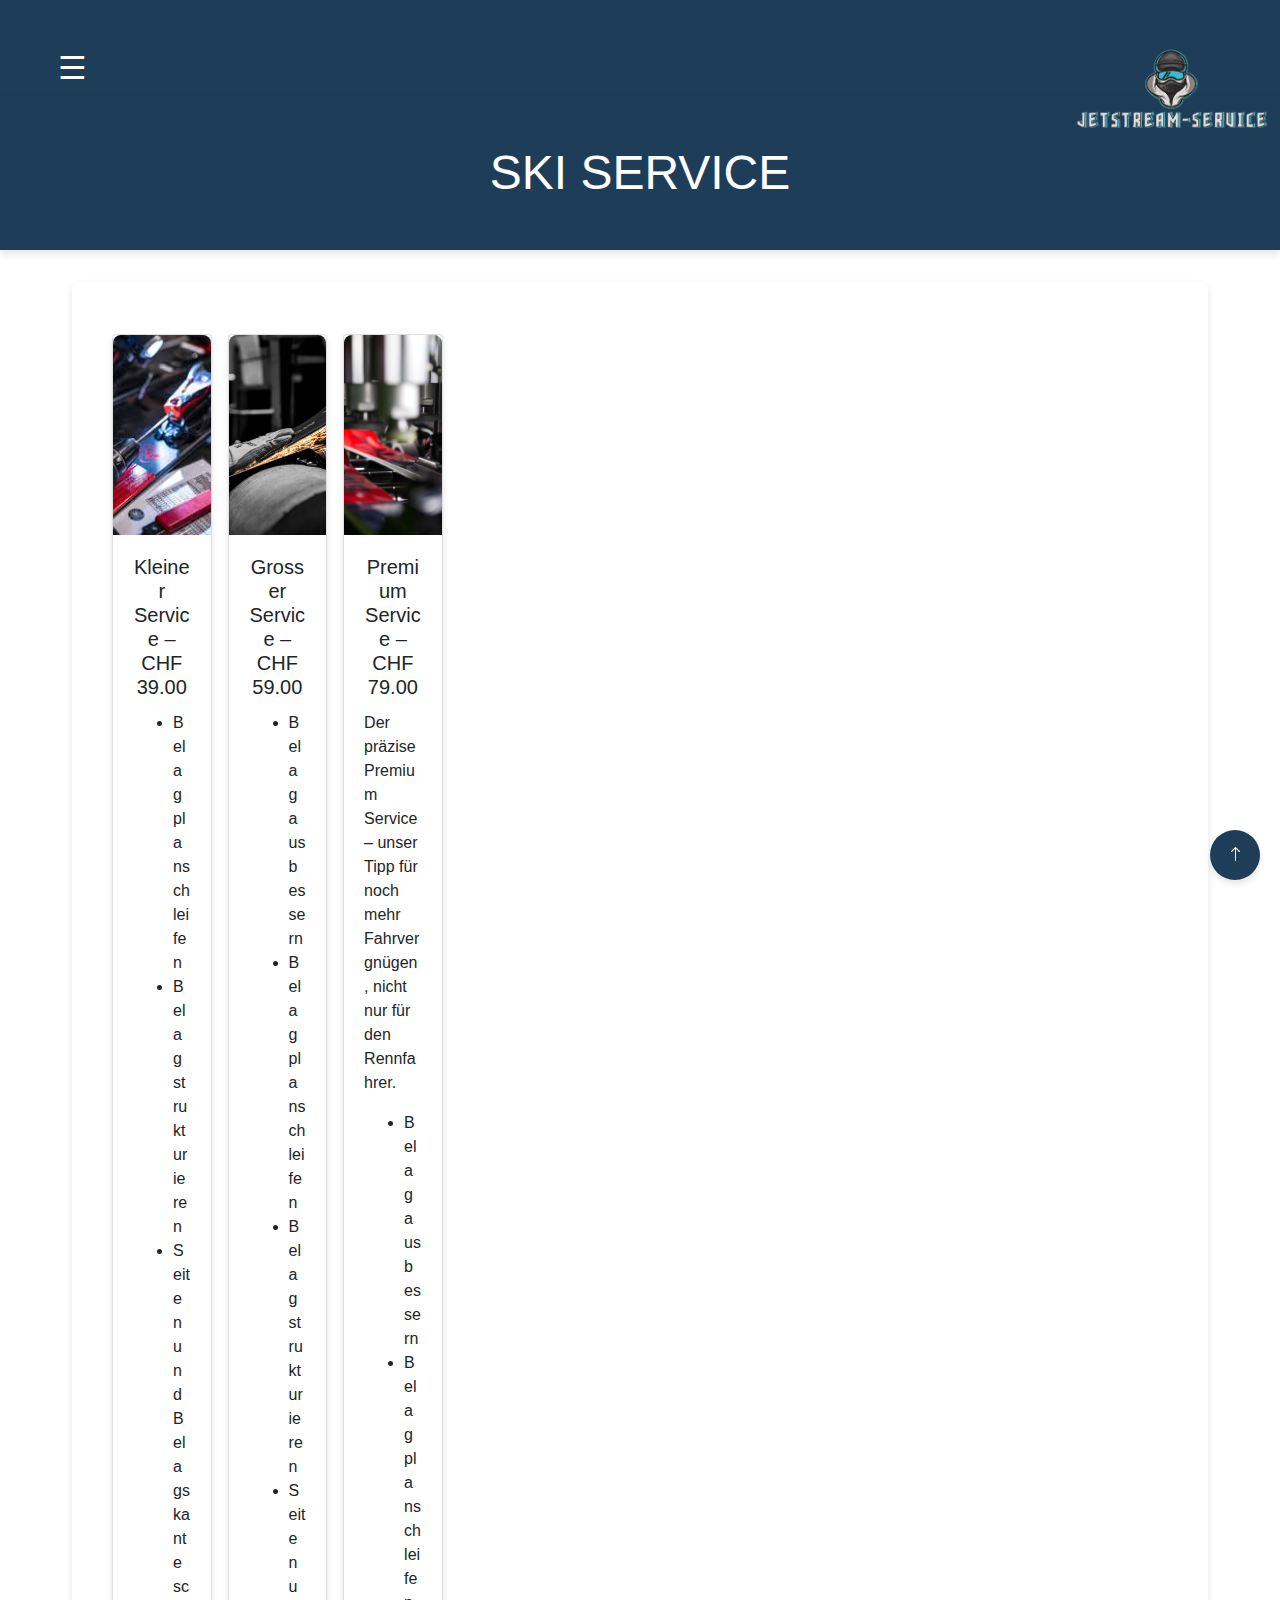
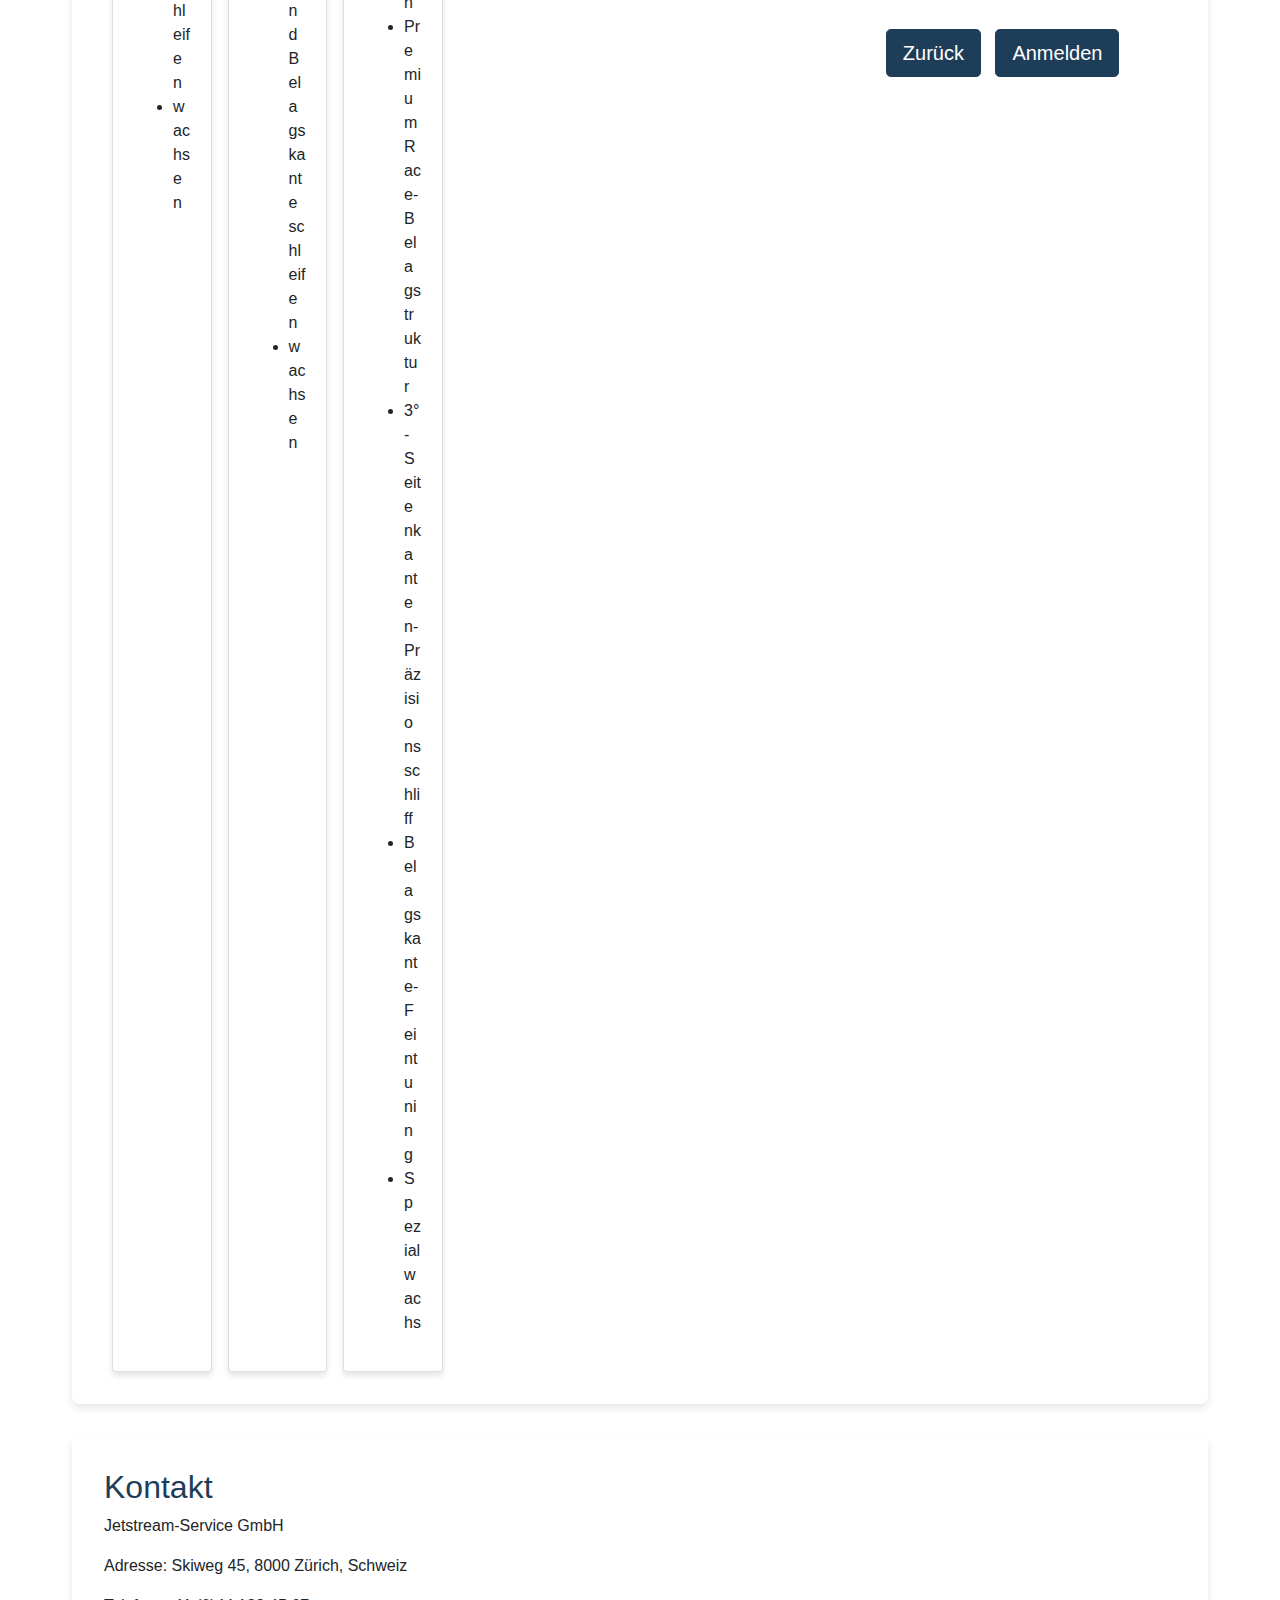
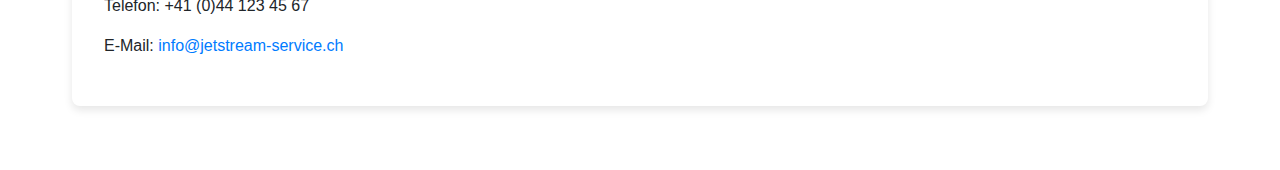
<file: docs/HTML/ski_service.html>
<!DOCTYPE html>
<html lang="de">
  <head>
    <meta charset="UTF-8" />
    <meta name="viewport" content="width=device-width, initial-scale=1.0" />
    <title>SKI SERVICE - Jetstream-Service</title>
    <link rel="icon" href="../IMG/favicon.ico" type="image/x-icon" />
    <link rel="stylesheet" href="../CSS/styles.css" />
    <link
      rel="stylesheet"
      href="https://cdnjs.cloudflare.com/ajax/libs/font-awesome/6.0.0-beta3/css/all.min.css"
    />
    <link
      href="https://cdn.jsdelivr.net/npm/bootstrap-icons/font/bootstrap-icons.css"
      rel="stylesheet"
    />
    <link
      rel="stylesheet"
      href="https://cdn.jsdelivr.net/npm/bootstrap@4.3.1/dist/css/bootstrap.min.css"
      integrity="sha384-ggOyR0iXCbMQv3Xipma34MD+dH/1fQ784/j6cY/iJTQUOhcWr7x9JvoRxT2MZw1T"
      crossorigin="anonymous"
    />
  </head>
  <body>
    <header>
        <a href="../index.html">
          <img
            id="logo"
            src="/docs/IMG/logo.png"
            alt="Logo"
            width="200px"
            style="position: absolute; top: 20px; right: 10px"
          />
        </a>
        <button class="hamburger" onclick="openSidebar()">☰</button>
        <div id="mySidebar" class="sidebar">
          <a href="javascript:void(0)" class="closebtn" onclick="closeSidebar()"
            >×</a
          >
          <a href="../index.html"><i class="fas fa-home"></i> Home</a>
          <a href="kontakt.html"><i class="fas fa-users"></i> Über Uns</a>
          <a href="schreiben.html"><i class="bi bi-envelope-fill"></i> Kontakt</a>
          <a href="dienstleistungen.html"
            ><i class="bi bi-tools""></i> Dienstleistungen</a
          >
          <a href="anmeldung.html"><i class="fas fa-user-plus"></i> Anmelden</a>
        </div>
      </header>
      <header>
        <h1 id="title">SKI SERVICE</h1>
      </header>
      <button
        id="scrollToTop"
        class="d-flex align-items-center justify-content-center"
      >
        <i class="bi bi-arrow-up"></i>
      </button>
    <main>
      <section id="services">
        <div class="card-deck-container">
            <div class="card">
              <img
                class="card-img-top"
                src="../IMG/ski-service-klein.jpg"
                alt="Kleiner Service"
              />
              <div class="card-body">
                <h5 class="card-title">Kleiner Service – CHF 39.00</h5>
                <ul style="text-align: left;">
                  <li>Belag planschleifen</li>
                  <li>Belag strukturieren</li>
                  <li>Seiten und Belagskante schleifen</li>
                  <li>wachsen</li>
                </ul>
              </div>
            </div>
            <div class="card">
              <img
                class="card-img-top"
                src="../IMG/ski-service-gross.jpg"
                alt="Grosser Service"
              />
              <div class="card-body">
                <h5 class="card-title">Grosser Service – CHF 59.00</h5>
                <ul style="text-align: left;">
                  <li>Belag ausbessern</li>
                  <li>Belag planschleifen</li>
                  <li>Belag strukturieren</li>
                  <li>Seiten und Belagskante schleifen</li>
                  <li>wachsen</li>
                </ul>
              </div>
            </div>
            <div class="card">
              <img
                class="card-img-top"
                src="../IMG/ski-service.jpg"
                alt="Premium Service"
              />
              <div class="card-body">
                <h5 class="card-title">Premium Service – CHF 79.00</h5>
                <p style="text-align: left;">
                  Der präzise Premium Service – unser Tipp für noch mehr
                  Fahrvergnügen, nicht nur für den Rennfahrer.
                </p>
                <ul style="text-align: left;">
                  <li>Belag ausbessern</li>
                  <li>Belag planschleifen</li>
                  <li>PremiumRace-Belagstruktur</li>
                  <li>3°-Seitenkanten-Präzisionsschliff</li>
                  <li>Belagskante-Feintuning</li>
                  <li>Spezialwachs</li>
                </ul>
              </div>
            </div>
          </div>

        <br />
        <div style="text-align: center; margin-top: 20px">
          <a
            href="dienstleistungen.html"
            class="btn btn-lg btn-primary"
            style="
              background-color: #1e3d59;
              border-color: #1e3d59;
              margin-right: 10px;
            "
            onmouseover="this.style.backgroundColor='#16324f'; this.style.borderColor='#16324f';"
            onmouseout="this.style.backgroundColor='#1e3d59'; this.style.borderColor='#1e3d59';"
            >Zurück</a
          >
          <a
            href="anmeldung.html"
            class="btn btn-lg btn-primary"
            style="background-color: #1e3d59; border-color: #1e3d59"
            onmouseover="this.style.backgroundColor='#16324f'; this.style.borderColor='#16324f';"
            onmouseout="this.style.backgroundColor='#1e3d59'; this.style.borderColor='#1e3d59';"
            >Anmelden</a
          >
        </div>
      </section>
    <section id="contact">
      <h2>Kontakt</h2>
      <p>Jetstream-Service GmbH</p>
      <p>Adresse: Skiweg 45, 8000 Zürich, Schweiz</p>
      <p>Telefon: +41 (0)44 123 45 67</p>
      <p>
        E-Mail:
        <a href="mailto:info@jetstream-service.ch">info@jetstream-service.ch</a>
      </p>
    </section>
    <script src="../JS/script.js"></script>
  </body>
</html>
</file>
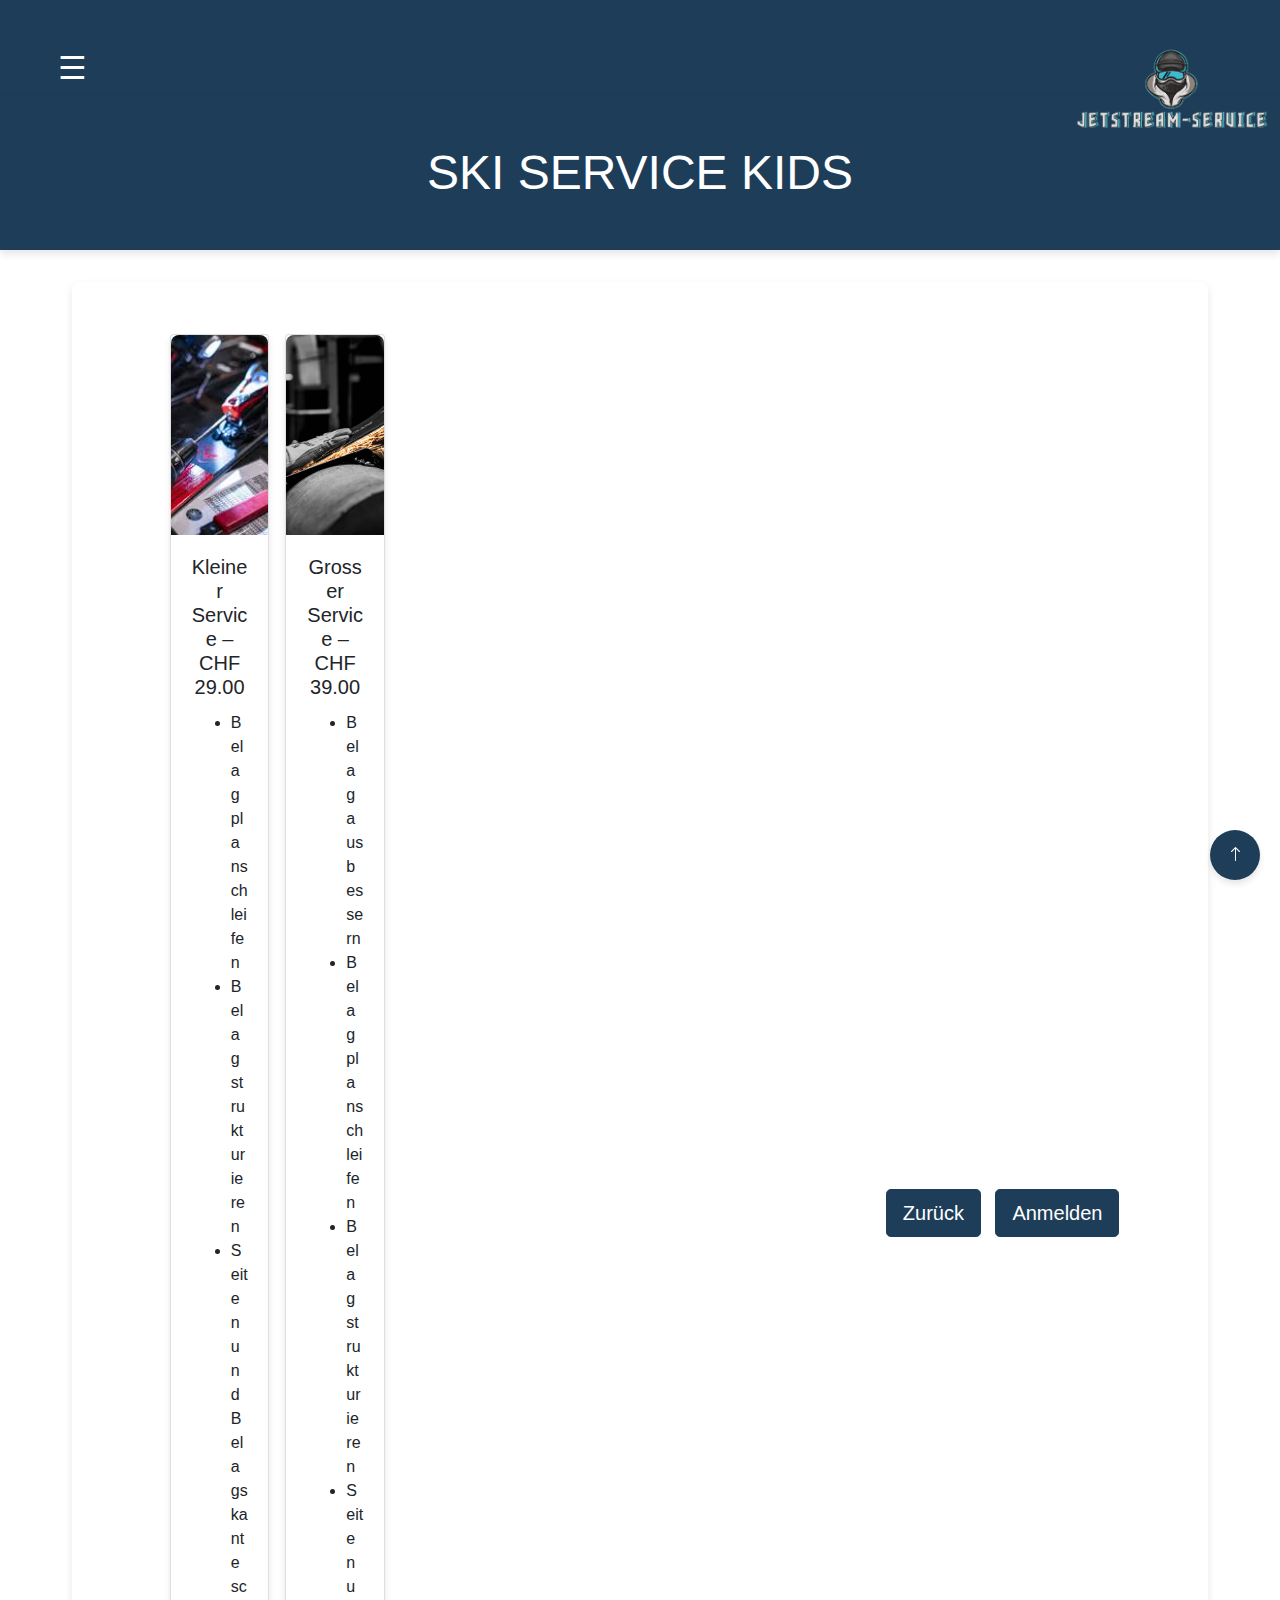
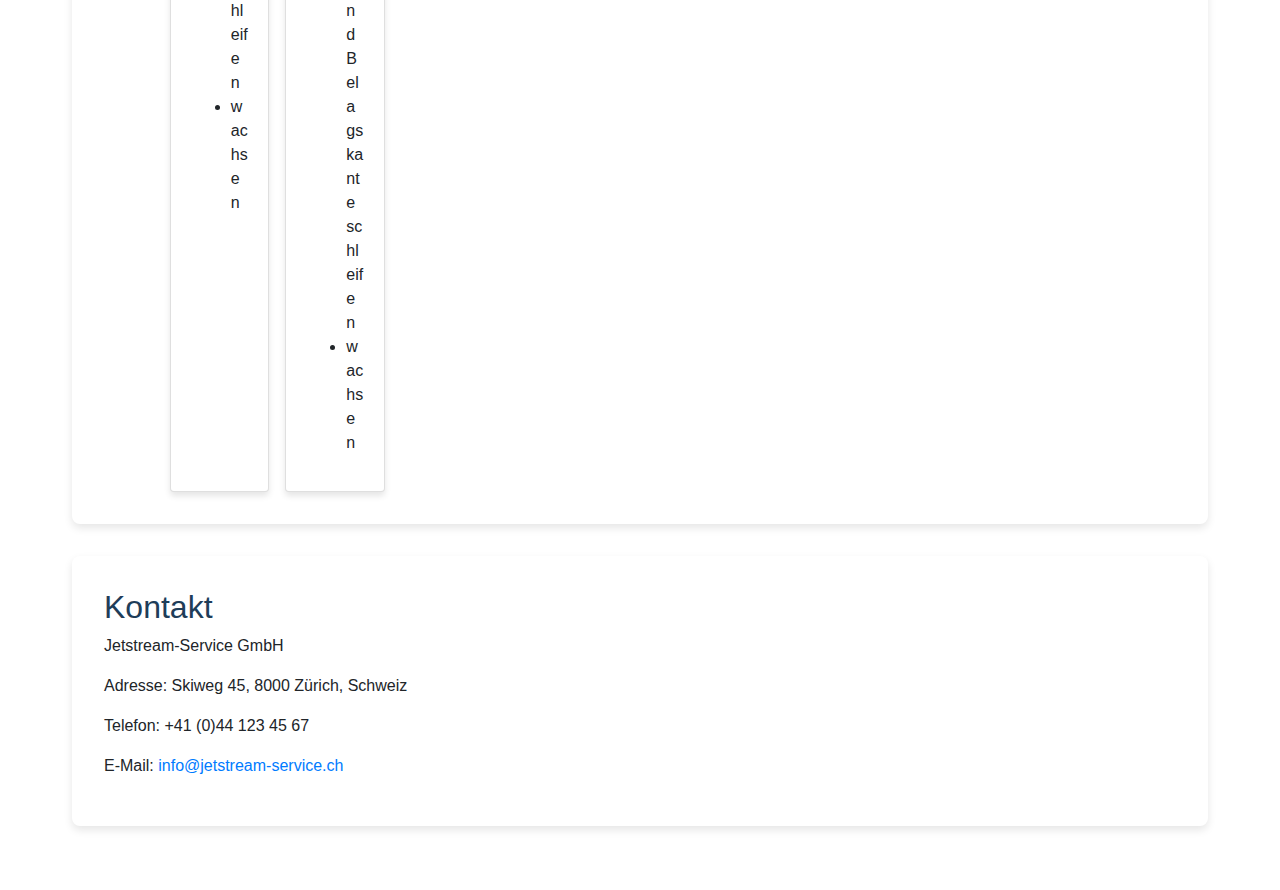
<file: docs/HTML/ski_service_kids.html>
<!DOCTYPE html>
<html lang="de">
  <head>
    <meta charset="UTF-8" />
    <meta name="viewport" content="width=device-width, initial-scale=1.0" />
    <title>SKI SERVICE - Jetstream-Service</title>
    <link rel="icon" href="../IMG/favicon.ico" type="image/x-icon" />
    <link rel="stylesheet" href="../CSS/styles.css" />
    <link
      rel="stylesheet"
      href="https://cdnjs.cloudflare.com/ajax/libs/font-awesome/6.0.0-beta3/css/all.min.css"
    />
    <link
      href="https://cdn.jsdelivr.net/npm/bootstrap-icons/font/bootstrap-icons.css"
      rel="stylesheet"
    />
    <link
      rel="stylesheet"
      href="https://cdn.jsdelivr.net/npm/bootstrap@4.3.1/dist/css/bootstrap.min.css"
      integrity="sha384-ggOyR0iXCbMQv3Xipma34MD+dH/1fQ784/j6cY/iJTQUOhcWr7x9JvoRxT2MZw1T"
      crossorigin="anonymous"
    />
  </head>
  <body>
    <header>
        <a href="../index.html">
          <img
            id="logo"
            src="../IMG/logo.png"
            alt="Logo"
            width="200px"
            style="position: absolute; top: 20px; right: 10px"
          />
        </a>
        <button class="hamburger" onclick="openSidebar()">☰</button>
        <div id="mySidebar" class="sidebar">
          <a href="javascript:void(0)" class="closebtn" onclick="closeSidebar()"
            >×</a
          >
          <a href="../index.html"><i class="fas fa-home"></i> Home</a>
          <a href="kontakt.html"><i class="fas fa-users"></i> Über Uns</a>
          <a href="schreiben.html"><i class="bi bi-envelope-fill"></i> Kontakt</a>
          <a href="dienstleistungen.html"
            ><i class="bi bi-tools""></i> Dienstleistungen</a
          >
          <a href="anmeldung.html"><i class="fas fa-user-plus"></i> Anmelden</a>
        </div>
      </header>
      <header>
        <h1 id="title">SKI SERVICE KIDS</h1>
      </header>
      <button
        id="scrollToTop"
        class="d-flex align-items-center justify-content-center"
      >
        <i class="bi bi-arrow-up"></i>
      </button>
    <main>
      <section id="services">
        <div class="card-deck-container">
            <div class="card">
              <img
                class="card-img-top"
                src="../IMG/ski-service-klein.jpg"
                alt="Kleiner Service"
              />
              <div class="card-body">
                <h5 class="card-title">Kleiner Service – CHF 29.00</h5>
                <ul style="text-align: left;">
                  <li>Belag planschleifen</li>
                  <li>Belag strukturieren</li>
                  <li>Seiten und Belagskante schleifen</li>
                  <li>wachsen</li>
                </ul>
              </div>
            </div>
            <div class="card">
              <img
                class="card-img-top"
                src="../IMG/ski-service-gross.jpg"
                alt="Grosser Service"
              />
              <div class="card-body">
                <h5 class="card-title">Grosser Service – CHF 39.00</h5>
                <ul style="text-align: left;">
                  <li>Belag ausbessern</li>
                  <li>Belag planschleifen</li>
                  <li>Belag strukturieren</li>
                  <li>Seiten und Belagskante schleifen</li>
                  <li>wachsen</li>
                </ul>
              </div>
            </div>
          </div>
        <br />
        <div style="text-align: center; margin-top: 20px">
          <a
            href="dienstleistungen.html"
            class="btn btn-lg btn-primary"
            style="
              background-color: #1e3d59;
              border-color: #1e3d59;
              margin-right: 10px;
            "
            onmouseover="this.style.backgroundColor='#16324f'; this.style.borderColor='#16324f';"
            onmouseout="this.style.backgroundColor='#1e3d59'; this.style.borderColor='#1e3d59';"
            >Zurück</a
          >
          <a
            href="anmeldung.html"
            class="btn btn-lg btn-primary"
            style="background-color: #1e3d59; border-color: #1e3d59"
            onmouseover="this.style.backgroundColor='#16324f'; this.style.borderColor='#16324f';"
            onmouseout="this.style.backgroundColor='#1e3d59'; this.style.borderColor='#1e3d59';"
            >Anmelden</a
          >
        </div>
      </section>
      <section id="contact">
        <h2>Kontakt</h2>
        <p>Jetstream-Service GmbH</p>
        <p>Adresse: Skiweg 45, 8000 Zürich, Schweiz</p>
        <p>Telefon: +41 (0)44 123 45 67</p>
        <p>
          E-Mail:
          <a href="mailto:info@jetstream-service.ch"
            >info@jetstream-service.ch</a
          >
        </p>
      </section>
    </main>
    <script src="../JS/script.js"></script>
  </body>
</html>
</file>
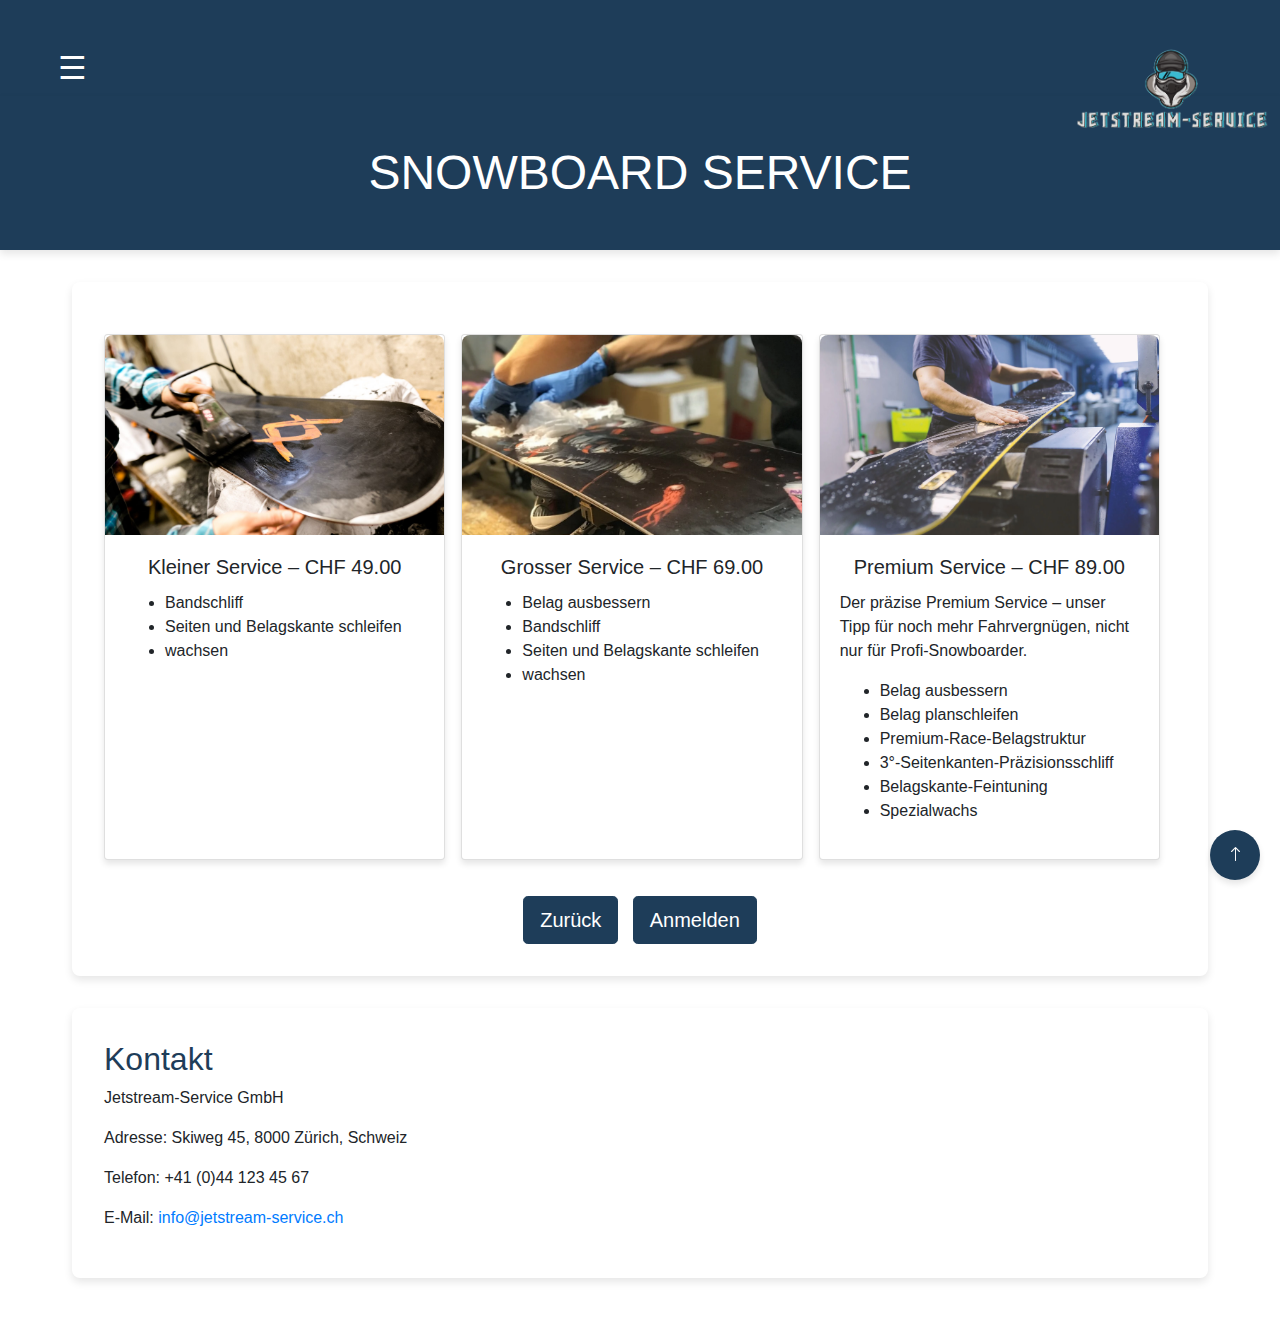
<file: docs/HTML/snowboard_service.html>
<!DOCTYPE html>
<html lang="de">
    <head>
        <meta charset="UTF-8" />
        <meta name="viewport" content="width=device-width, initial-scale=1.0" />
        <title>SNOWBOARD SERVICE - Jetstream-Service</title>
        <link rel="icon" href="../IMG/favicon.ico" type="image/x-icon" />
        <link rel="stylesheet" href="../CSS/styles.css" />
        <link
            rel="stylesheet"
            href="https://cdnjs.cloudflare.com/ajax/libs/font-awesome/6.0.0-beta3/css/all.min.css"
        />
        <link
            href="https://cdn.jsdelivr.net/npm/bootstrap-icons/font/bootstrap-icons.css"
            rel="stylesheet"
        />
        <link
            rel="stylesheet"
            href="https://cdn.jsdelivr.net/npm/bootstrap@4.3.1/dist/css/bootstrap.min.css"
            integrity="sha384-ggOyR0iXCbMQv3Xipma34MD+dH/1fQ784/j6cY/iJTQUOhcWr7x9JvoRxT2MZw1T"
            crossorigin="anonymous"
        />
    </head>
    <body>
        <header>
                <a href="../index.html">
                    <img
                        id="logo"
                        src="../IMG/logo.png"
                        alt="Logo"
                        width="200px"
                        style="position: absolute; top: 20px; right: 10px"
                    />
                </a>
                <button class="hamburger" onclick="openSidebar()">☰</button>
                <div id="mySidebar" class="sidebar">
                    <a href="javascript:void(0)" class="closebtn" onclick="closeSidebar()"
                        >×</a
                    >
                    <a href="../index.html"><i class="fas fa-home"></i> Home</a>
                    <a href="kontakt.html"><i class="fas fa-users"></i> Über Uns</a>
                    <a href="schreiben.html"><i class="bi bi-envelope-fill"></i> Kontakt</a>
                    <a href="dienstleistungen.html"
                        ><i class="bi bi-tools""></i> Dienstleistungen</a
                    >
                    <a href="anmeldung.html"><i class="fas fa-user-plus"></i> Anmelden</a>
                </div>
            </header>
            <header>
                <h1 id="title">SNOWBOARD SERVICE</h1>
            </header>
            <button
                id="scrollToTop"
                class="d-flex align-items-center justify-content-center"
            >
                <i class="bi bi-arrow-up"></i>
            </button>
        <main>
            <section id="services">
                <div class="card-deck-container">
                    <div class="card">
                        <img
                            class="card-img-top"
                            src="../IMG/snowboard-service-klein.jpg"
                            alt="Kleiner Service"
                        />
                        <div class="card-body">
                            <h5 class="card-title">Kleiner Service – CHF 49.00</h5>
                            <ul style="text-align: left;">
                                <li>Bandschliff</li>
                                <li>Seiten und Belagskante schleifen</li>
                                <li>wachsen</li>
                            </ul>
                        </div>
                    </div>
                    <div class="card">
                        <img
                        class="card-img-top"
                        src="../IMG/snowboard-service-gross.jpg"
                        alt="Grosser Service"
                        />
                        <div class="card-body">
                            <h5 class="card-title">Grosser Service – CHF 69.00</h5>
                            <ul style="text-align: left;">
                                <li>Belag ausbessern</li>
                                <li>Bandschliff</li>
                                <li>Seiten und Belagskante schleifen</li>
                                <li>wachsen</li>
                            </ul>
                        </div>
                    </div>
                        <div class="card">
                            <img
                            class="card-img-top"
                            src="../IMG/snowboard-service.jpg"
                            alt="Card image cap"
                            />
                            <div class="card-body">
                                <h5 class="card-title">Premium Service – CHF 89.00</h5>
                                <p style="text-align: left;">
                                    Der präzise Premium Service – unser Tipp für noch mehr Fahrvergnügen,
                                    nicht nur für Profi-Snowboarder.
                                </p>
                                <ul style="text-align: left;">
                                    <li>Belag ausbessern</li>
                                <li>Belag planschleifen</li>
                                <li>Premium-Race-Belagstruktur</li>
                                <li>3°-Seitenkanten-Präzisionsschliff</li>
                                <li>Belagskante-Feintuning</li>
                                <li>Spezialwachs</li>
                                </ul>
                            </div>
                         </div>
                <br />
                <div style="text-align: center; margin-top: 20px">
                    <a
                        href="dienstleistungen.html"
                        class="btn btn-lg btn-primary"
                        style="
                            background-color: #1e3d59;
                            border-color: #1e3d59;
                            margin-right: 10px;
                        "
                        onmouseover="this.style.backgroundColor='#16324f'; this.style.borderColor='#16324f';"
                        onmouseout="this.style.backgroundColor='#1e3d59'; this.style.borderColor='#1e3d59';"
                        >Zurück</a
                    >
                    <a
                        href="anmeldung.html"
                        class="btn btn-lg btn-primary"
                        style="background-color: #1e3d59; border-color: #1e3d59"
                        onmouseover="this.style.backgroundColor='#16324f'; this.style.borderColor='#16324f';"
                        onmouseout="this.style.backgroundColor='#1e3d59'; this.style.borderColor='#1e3d59';"
                        >Anmelden</a
                    >
                </div>
            </section>
        <section id="contact">
            <h2>Kontakt</h2>
            <p>Jetstream-Service GmbH</p>
            <p>Adresse: Skiweg 45, 8000 Zürich, Schweiz</p>
            <p>Telefon: +41 (0)44 123 45 67</p>
            <p>
                E-Mail:
                <a href="mailto:info@jetstream-service.ch">info@jetstream-service.ch</a>
            </p>
        </section>
        <script src="../JS/script.js"></script>
    </body>
</html>
</file>
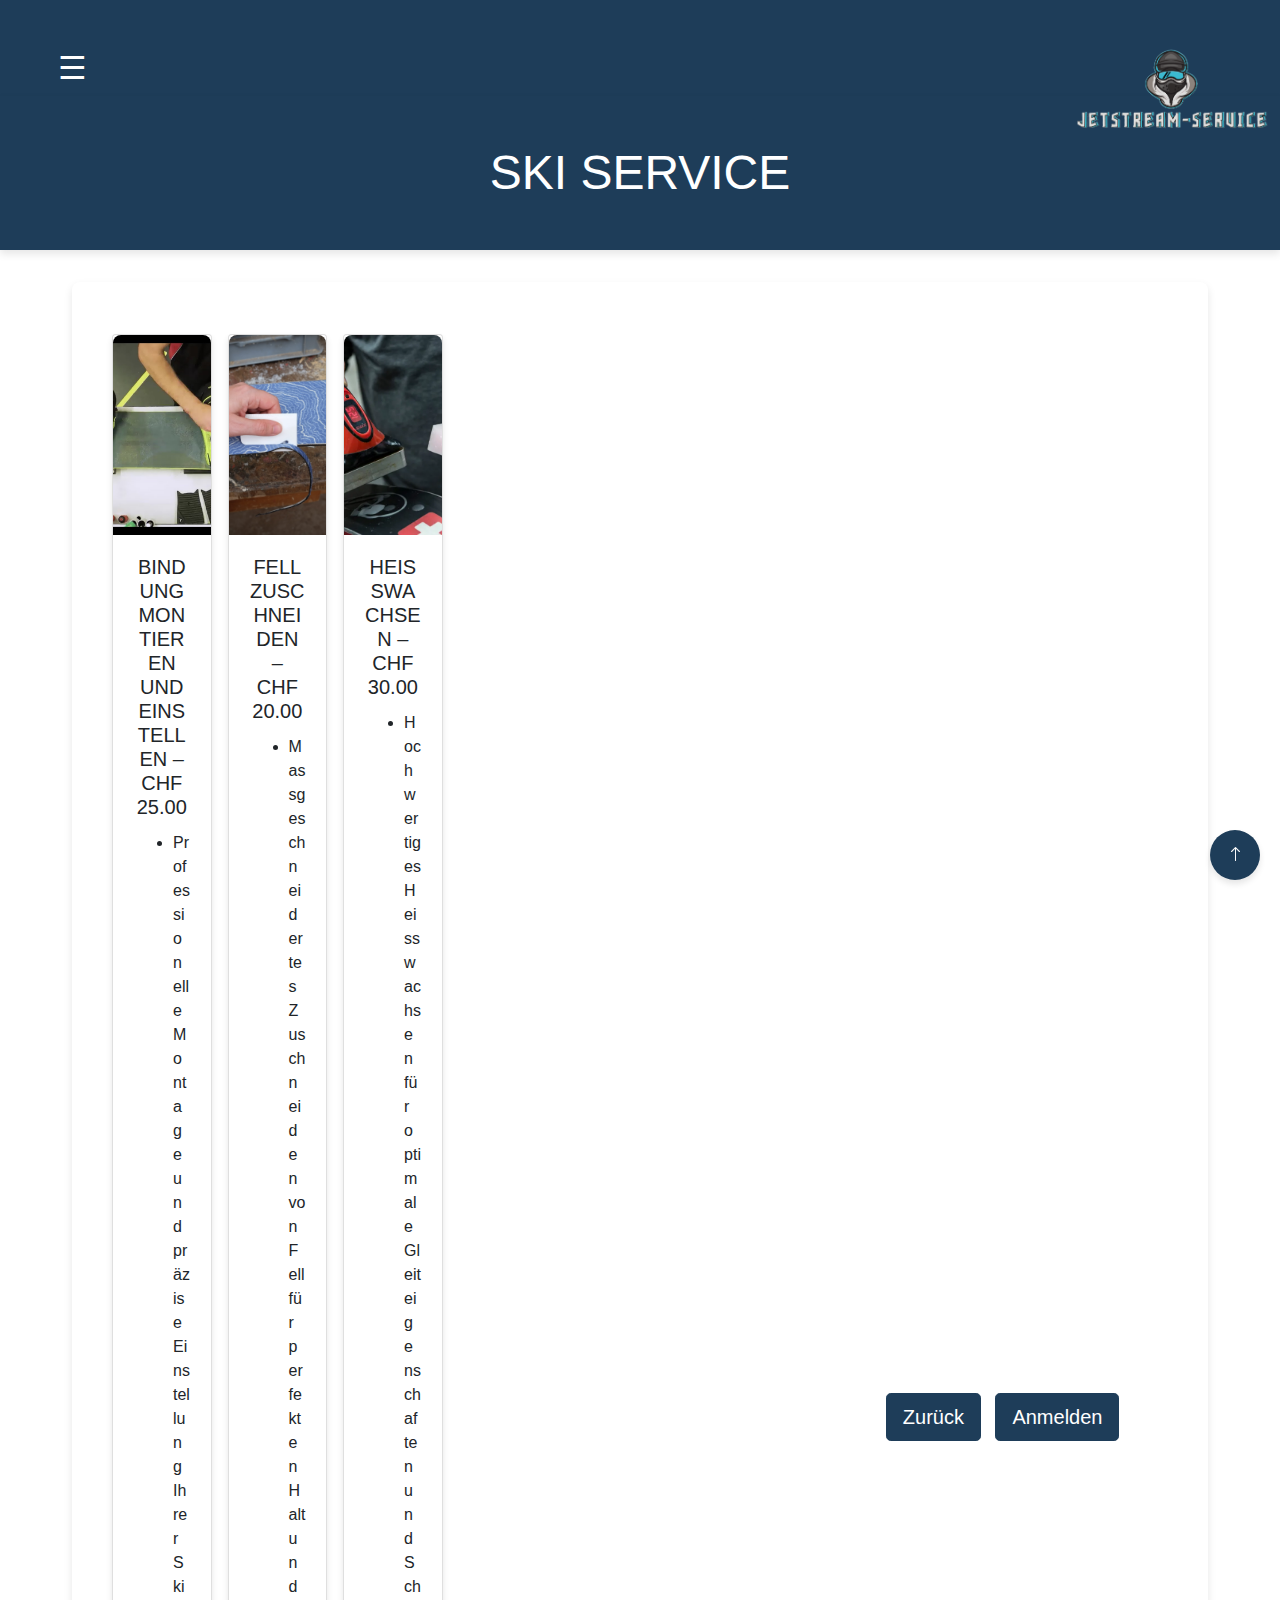
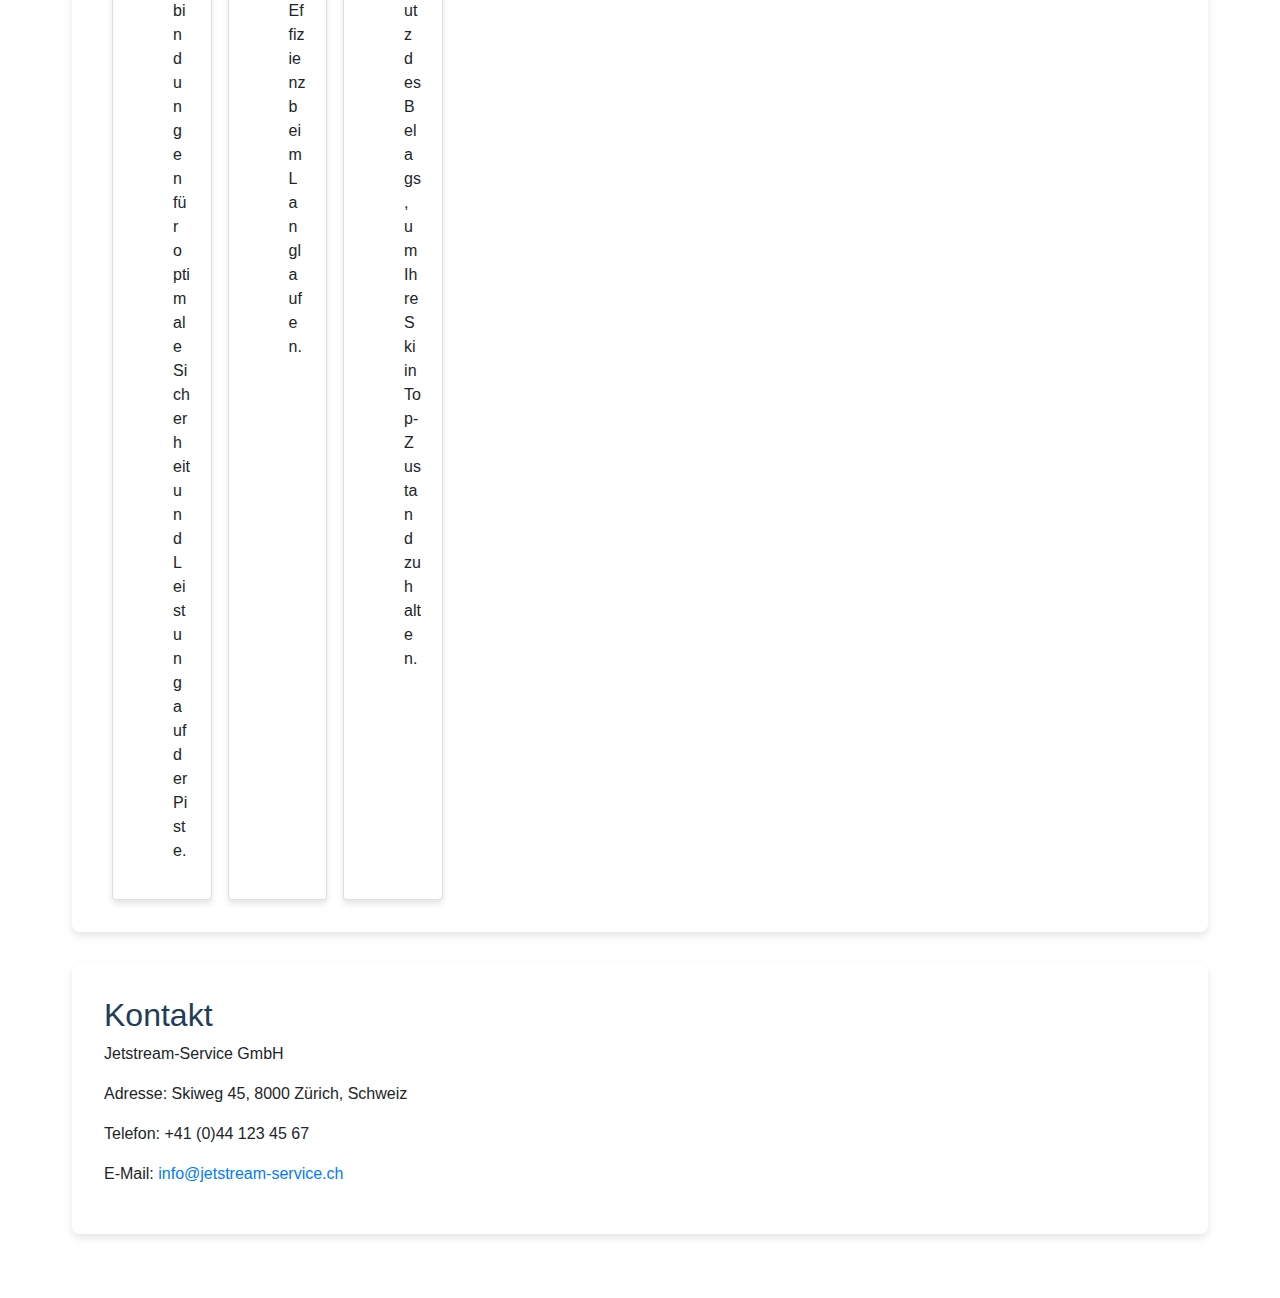
<file: docs/HTML/weitere_service.html>
<!DOCTYPE html>
<html lang="de">
  <head>
    <meta charset="UTF-8" />
    <meta name="viewport" content="width=device-width, initial-scale=1.0" />
    <title>SKI SERVICE - Jetstream-Service</title>
    <link rel="icon" href="../IMG/favicon.ico" type="image/x-icon" />
    <link rel="stylesheet" href="../CSS/styles.css" />
    <link
      rel="stylesheet"
      href="https://cdnjs.cloudflare.com/ajax/libs/font-awesome/6.0.0-beta3/css/all.min.css"
    />
    <link
      href="https://cdn.jsdelivr.net/npm/bootstrap-icons/font/bootstrap-icons.css"
      rel="stylesheet"
    />
    <link
      rel="stylesheet"
      href="https://cdn.jsdelivr.net/npm/bootstrap@4.3.1/dist/css/bootstrap.min.css"
      integrity="sha384-ggOyR0iXCbMQv3Xipma34MD+dH/1fQ784/j6cY/iJTQUOhcWr7x9JvoRxT2MZw1T"
      crossorigin="anonymous"
    />
  </head>
  <body>
    <header>
        <a href="../index.html">
          <img
            id="logo"
            src="../IMG/logo.png"
            alt="Logo"
            width="200px"
            style="position: absolute; top: 20px; right: 10px"
          />
        </a>
        <button class="hamburger" onclick="openSidebar()">☰</button>
        <div id="mySidebar" class="sidebar">
          <a href="javascript:void(0)" class="closebtn" onclick="closeSidebar()"
            >×</a
          >
          <a href="../index.html"><i class="fas fa-home"></i> Home</a>
          <a href="kontakt.html"><i class="fas fa-users"></i> Über Uns</a>
          <a href="schreiben.html"><i class="bi bi-envelope-fill"></i> Kontakt</a>
          <a href="dienstleistungen.html"
            ><i class="bi bi-tools""></i> Dienstleistungen</a
          >
          <a href="anmeldung.html"><i class="fas fa-user-plus"></i> Anmelden</a>
        </div>
      </header>
      <header>
        <h1 id="title">SKI SERVICE</h1>
      </header>
      <button
        id="scrollToTop"
        class="d-flex align-items-center justify-content-center"
      >
        <i class="bi bi-arrow-up"></i>
      </button>
    <main>
        <section id="services">
            <div class="card-deck-container">
                <div class="card">
                  <img
                  class="card-img-top"
                  src="../IMG/weitere-service.jpg"
                  alt="Card image cap"
                  />
                  <div class="card-body">
                    <h5 class="card-title">BINDUNG MONTIEREN UND EINSTELLEN – CHF 25.00</h5>
                    <ul style="text-align: left">
                        <li>Professionelle Montage und präzise Einstellung Ihrer Skibindungen für optimale Sicherheit und Leistung auf der Piste.</li>
                    </ul>
                  </div>
                </div>

                <div class="card">
                    <img
                    class="card-img-top"
                    src="../IMG/weitere-service-fell.jpg"
                    alt="Card image cap"
                    />
                    <div class="card-body">
                        <h5 class="card-title">FELL ZUSCHNEIDEN – CHF 20.00</h5>
                      <ul style="text-align: left">
                        <li>Massgeschneidertes Zuschneiden von Fell für perfekten Halt und Effizienz beim Langlaufen.</li>
                      </ul>
                    </div>
                  </div>

                  <div class="card">
                    <img
                    class="card-img-top"
                    src="../IMG/weitere-service-wachsen.jpg"
                    alt="Card image cap"
                    />
                    <div class="card-body">
                        <h5 class="card-title">HEISSWACHSEN – CHF 30.00</h5>
                      <ul style="text-align: left">
                        <li>Hochwertiges Heisswachsen für optimale Gleiteigenschaften und Schutz des Belags, um Ihre Ski in Top-Zustand zu halten.</li>
                      </ul>
                    </div>
                  </div>
            </div>
            <br />
            <div style="text-align: center; margin-top: 20px">
                <a
                    href="dienstleistungen.html"
                    class="btn btn-lg btn-primary"
                    style="
                      background-color: #1e3d59;
                      border-color: #1e3d59;
                      margin-right: 10px;
                    "
                    onmouseover="this.style.backgroundColor='#16324f'; this.style.borderColor='#16324f';"
                    onmouseout="this.style.backgroundColor='#1e3d59'; this.style.borderColor='#1e3d59';"
                    >Zurück</a
                >
                <a
                    href="anmeldung.html"
                    class="btn btn-lg btn-primary"
                    style="background-color: #1e3d59; border-color: #1e3d59"
                    onmouseover="this.style.backgroundColor='#16324f'; this.style.borderColor='#16324f';"
                    onmouseout="this.style.backgroundColor='#1e3d59'; this.style.borderColor='#1e3d59';"
                    >Anmelden</a
                >
            </div>
        </section>
    <section id="contact">
      <h2>Kontakt</h2>
      <p>Jetstream-Service GmbH</p>
      <p>Adresse: Skiweg 45, 8000 Zürich, Schweiz</p>
      <p>Telefon: +41 (0)44 123 45 67</p>
      <p>
        E-Mail:
        <a href="mailto:info@jetstream-service.ch">info@jetstream-service.ch</a>
      </p>
    </section>
    <script src="../JS/script.js"></script>
  </body>
</html>
</file>
<file: docs/CSS/styles.css>
/* General Styles */
/* Responsive Design */
@media (max-width: 768px) {
  header h1 {
    font-size: 2em;
  }

  .hamburger {
    font-size: 1.5em;
  }

  main {
    padding: 1em;
  }

  section {
    padding: 1em;
  }

  form {
    grid-template-columns: 1fr;
  }

  form label,
  form input,
  form select,
  form button {
    grid-column: span 1;
  }

  .card {
    display: block; /* Stapelt Karten-Inhalt vertikal */
    text-align: center;
  }
  .card img {
    width: 100%;
    height: auto;
  }
}

@media (min-width: 769px) and (max-width: 1024px) {
  header h1 {
    font-size: 2.2em;
  }

  .hamburger {
    font-size: 1.8em;
  }

  main {
    padding: 1.5em;
  }

  section {
    padding: 1.5em;
  }

  form {
    grid-template-columns: 1fr 1fr;
  }

  form label,
  form input,
  form select,
  form button {
    grid-column: span 2;
  }

  .card {
    display: block; /* Stapelt Karten-Inhalt vertikal */
    text-align: center;
  }
  .card img {
    width: 100%;
    height: auto;
  }
}

@media (min-width: 1025px) {
  header h1 {
    font-size: 2.5em;
  }

  .hamburger {
    font-size: 2em;
  }

  main {
    padding: 2em;
  }

  section {
    padding: 2em;
  }

  form {
    grid-template-columns: 1fr 1fr;
  }

  form label,
  form input,
  form select,
  form button {
    grid-column: span 2;
  }
}

#logo {
  position: absolute;
  top: 20px;
  right: 10px;
}
body {
  font-family: "Helvetica Neue", Arial, sans-serif;
  margin: 0;
  padding: 0;
  background-color: #f4f4f9;
  color: #333;
  line-height: 1.6;
}

header {
  background-color: #1e3d59;
  color: white;
  padding: 3em 0;
  text-align: center;
  box-shadow: 0 4px 8px rgba(0, 0, 0, 0.1);
}

header h1 {
  font-size: 2.5em;
  margin: 0;
}

#title {
  font-size: 3em;
  margin: 0;
}

.hamburger {
  background: none;
  border: none;
  color: white;
  font-size: 2em;
  cursor: pointer;
  position: absolute;
  top: 20px;
  left: 10px;
}

/* Sidebar Styles */
.sidebar {
  height: 100%;
  width: 0;
  position: fixed;
  z-index: 1;
  top: 0;
  left: 0;
  background-color: #1e3d59;
  overflow-x: hidden;
  transition: 0.5s;
  padding-top: 60px;
}

.sidebar a {
  padding: 10px 15px;
  text-decoration: none;
  font-size: 1.5em;
  color: white;
  display: block;
  transition: 0.3s;
}

.sidebar a:hover {
  background-color: #16324f;
}

.sidebar .closebtn {
  position: absolute;
  top: 0;
  right: 25px;
  font-size: 2em;
}

h1,
h2 {
  margin: 0.5em 0;
}

main {
  padding: 2em;
  max-width: 1200px;
  margin: 0 auto;
}

section {
  margin-bottom: 2em;
  background-color: white;
  padding: 2em;
  border-radius: 8px;
  box-shadow: 0 4px 8px rgba(0, 0, 0, 0.1);
}

section h2 {
  color: #1e3d59;
}

button {
  background-color: #1e3d59;
  color: white;
  border: none;
  padding: 0.75em 1.5em;
  border-radius: 4px;
  cursor: pointer;
  font-size: 1em;
}

button:hover {
  background-color: #16324f;
}

footer {
  background-color: #1e3d59;
  color: white;
  text-align: center;
  padding: 1em 0;
  position: fixed;
  width: 100%;
  bottom: 0;
}

footer p {
  margin: 0;
}

video {
  display: block;
  margin: 1em 0;
  max-width: 100%;
  border-radius: 8px;
  box-shadow: 0 4px 8px rgba(0, 0, 0, 0.1);
}

#services {
  display: grid;
  grid-template-columns: repeat(auto-fit, minmax(300px, 1fr));
  grid-gap: 1em;
  align-items: center;
}

/* Form Styles */
form {
  display: grid;
  grid-template-columns: 1fr 1fr;
  grid-gap: 1em;
  background-color: #fff;
  padding: 2em;
  border-radius: 8px;
  box-shadow: 0 4px 8px rgba(0, 0, 0, 0.1);
}

form label {
  grid-column: span 2;
  font-weight: bold;
  margin-bottom: 0.5em;
}

form input,
form select {
  grid-column: span 2;
  padding: 0.5em;
  border: 1px solid #ccc;
  border-radius: 4px;
  font-size: 1em;
}

form button {
  grid-column: span 2;
  justify-self: center;
  padding: 0.75em 1.5em;
  background-color: #1e3d59;
  color: white;
  border: none;
  border-radius: 4px;
  cursor: pointer;
  font-size: 1em;
}

form button:hover {
  background-color: #16324f;
}

#scrollToTop {
  position: fixed;
  bottom: 20px;
  right: 20px;
  display: none;
  z-index: 1000;
  background-color: #1e3d59;
  color: white;
  border: none;
  border-radius: 50%;
  width: 50px;
  height: 50px;
  justify-content: center;
  align-items: center;
  box-shadow: 0 4px 6px rgba(0, 0, 0, 0.1);
  cursor: pointer;
}
#scrollToTop:hover {
  background-color: #16324f;
}

#anmeldebutton {
  background-color: #1e3d59;
  color: white;
  border: none;
  padding: 0.75em 1.5em;
  border-radius: 4px;
  cursor: pointer;
  font-size: 1em;
}

#anmeldebutton:hover {
  background-color: #16324f;
}

label {
  display: block; /* Stellt sicher, dass das Label immer in einer neuen Zeile ist */
  margin-bottom: 0.5em; /* Abstand zwischen Label und Eingabefeld */
}

input[type="text"] {
  width: 100%; /* Damit das Eingabefeld die volle Breite einnimmt */
  padding: 0.5em; /* Innenabstand für das Eingabefeld */
  border: 1px solid #ccc; /* Rahmen für das Eingabefeld */
  border-radius: 4px; /* Abgerundete Ecken */
}

.card-container {
  display: flex;
  flex-wrap: wrap; /* Karten umbrechen, wenn kein Platz vorhanden ist */
  gap: 1rem; /* Abstand zwischen den Karten */
  justify-content: center; /* Zentriert die Karten */
}
.card-deck-container {
  display: flex;
  flex-wrap: wrap; /* Karten umbrechen, wenn Platz nicht reicht */
  gap: 1rem; /* Abstand zwischen den Karten */
  justify-content: center; /* Zentriere die Karten horizontal */
  margin-top: 20px;
}

/* Einzelne Karte */
.card {
  flex: 0 1 calc(33.333% - 1rem); /* Drei Karten pro Zeile */
  background: #fff;
  border: 1px solid #ddd;
  border-radius: 8px;
  box-shadow: 0 4px 6px rgba(0, 0, 0, 0.1);
  overflow: hidden;
  text-align: center;
}

/* Bild in der Karte */
.card-img-top {
  width: 100%;
  height: 200px;
  object-fit: cover;
}

/* Kartenkörper */
.card-body {
  padding: 1rem;
}

.card-title {
  font-size: 1.25rem;
  margin-bottom: 0.5rem;
}

/* Buttons */
.btn-custom {
  background-color: #1e3d59;
  border-color: #1e3d59;
  color: white;
  padding: 0.5rem 1.5rem;
  text-decoration: none;
  border-radius: 4px;
  margin-right: 10px;
}

.btn-custom:hover {
  background-color: #16324f;
  border-color: #16324f;
}

.card img {
  width: 100%;
  height: 200px;
  object-fit: cover; /* Zuschneiden der Bilder */
}

.card-text {
  margin-bottom: 1rem;
}

@media (max-width: 768px) {
  .card {
    flex: 1 1 calc(50% - 1rem);
    max-width: calc(50% - 1rem);
  }
}

@media (max-width: 576px) {
  .card {
    flex: 1 1 100%;
    max-width: 100%;
  }
}
.card img {
  width: 100%; /* Bild passt sich der Breite der Karte an */
  height: 200px; /* Standardhöhe */
  object-fit: cover; /* Bild wird zugeschnitten, um die Höhe einzuhalten */
  border-radius: 0.5rem 0.5rem 0 0; /* Optional: Ecken abrunden */
}

/* Media Queries für unterschiedliche Gerätetypen */
@media (max-width: 1200px) {
  .card img {
    height: 180px; /* Kleinere Höhe für kleinere Bildschirme */
  }
}

@media (max-width: 992px) {
  .card img {
    height: 160px; /* Für Tablets */
  }
}

@media (max-width: 768px) {
  .card img {
    height: 140px; /* Für kleinere Geräte wie Smartphones */
  }
  .notification {
    width: 100%;
    max-width: none;
    border-radius: 0;
  }
}

@media (max-width: 576px) {
  .card img {
    height: 120px; /* Für sehr kleine Bildschirme */
  }
}

.notification {
  display: none;
  position: fixed;
  top: 0;
  left: 50%;
  transform: translateX(-50%);
  width: 90%;
  max-width: 600px;
  background-color: #dc3545; /* Bootstrap Danger Color */
  color: white;
  text-align: center;
  padding: 1rem;
  z-index: 1000;
  box-shadow: 0 4px 6px rgba(0, 0, 0, 0.1);
  border-radius: 8px;
  opacity: 0;
  transition: opacity 0.3s ease, top 0.3s ease;
}

.notification.show {
  display: block;
  top: 20px;
  opacity: 1;
}

.notification .close-btn {
  position: absolute;
  right: 1rem;
  top: 50%;
  transform: translateY(-50%);
  background: none;
  border: none;
  color: white;
  font-size: 1.5rem;
  cursor: pointer;
}
</file>
